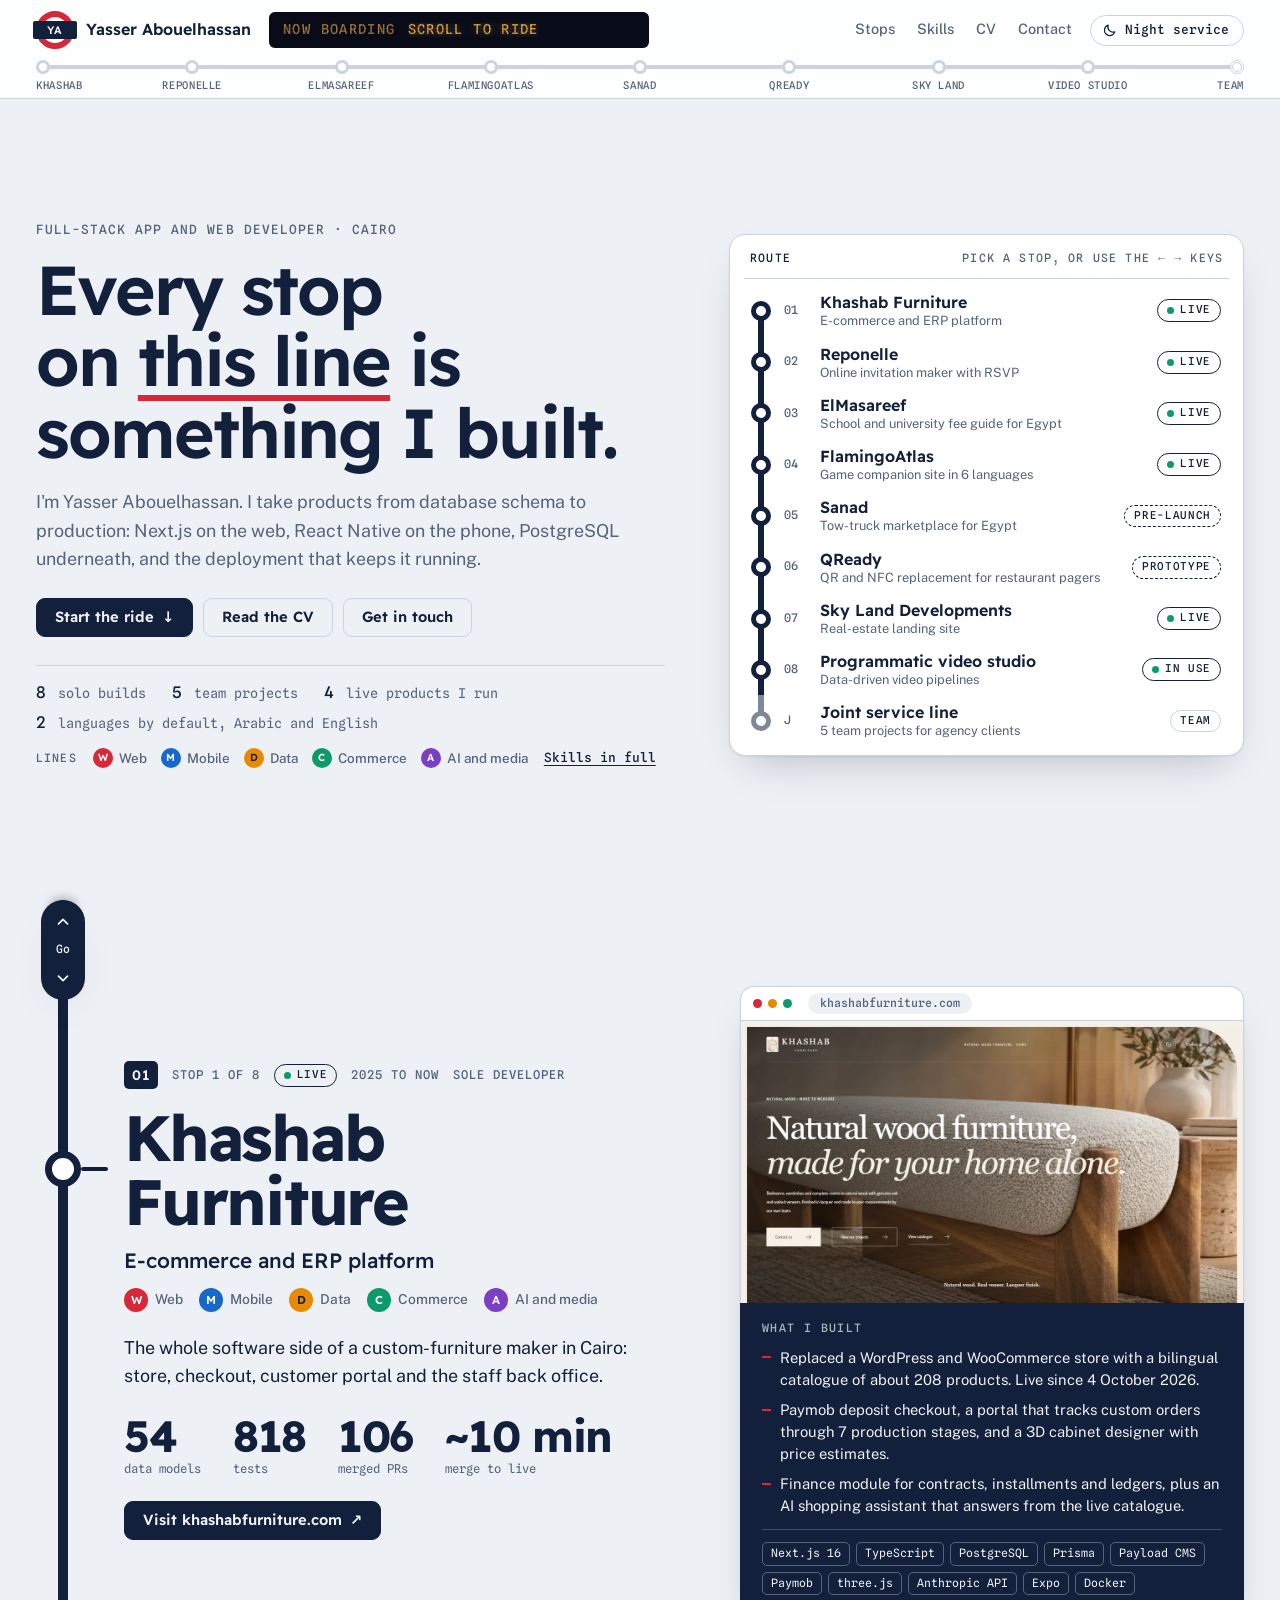
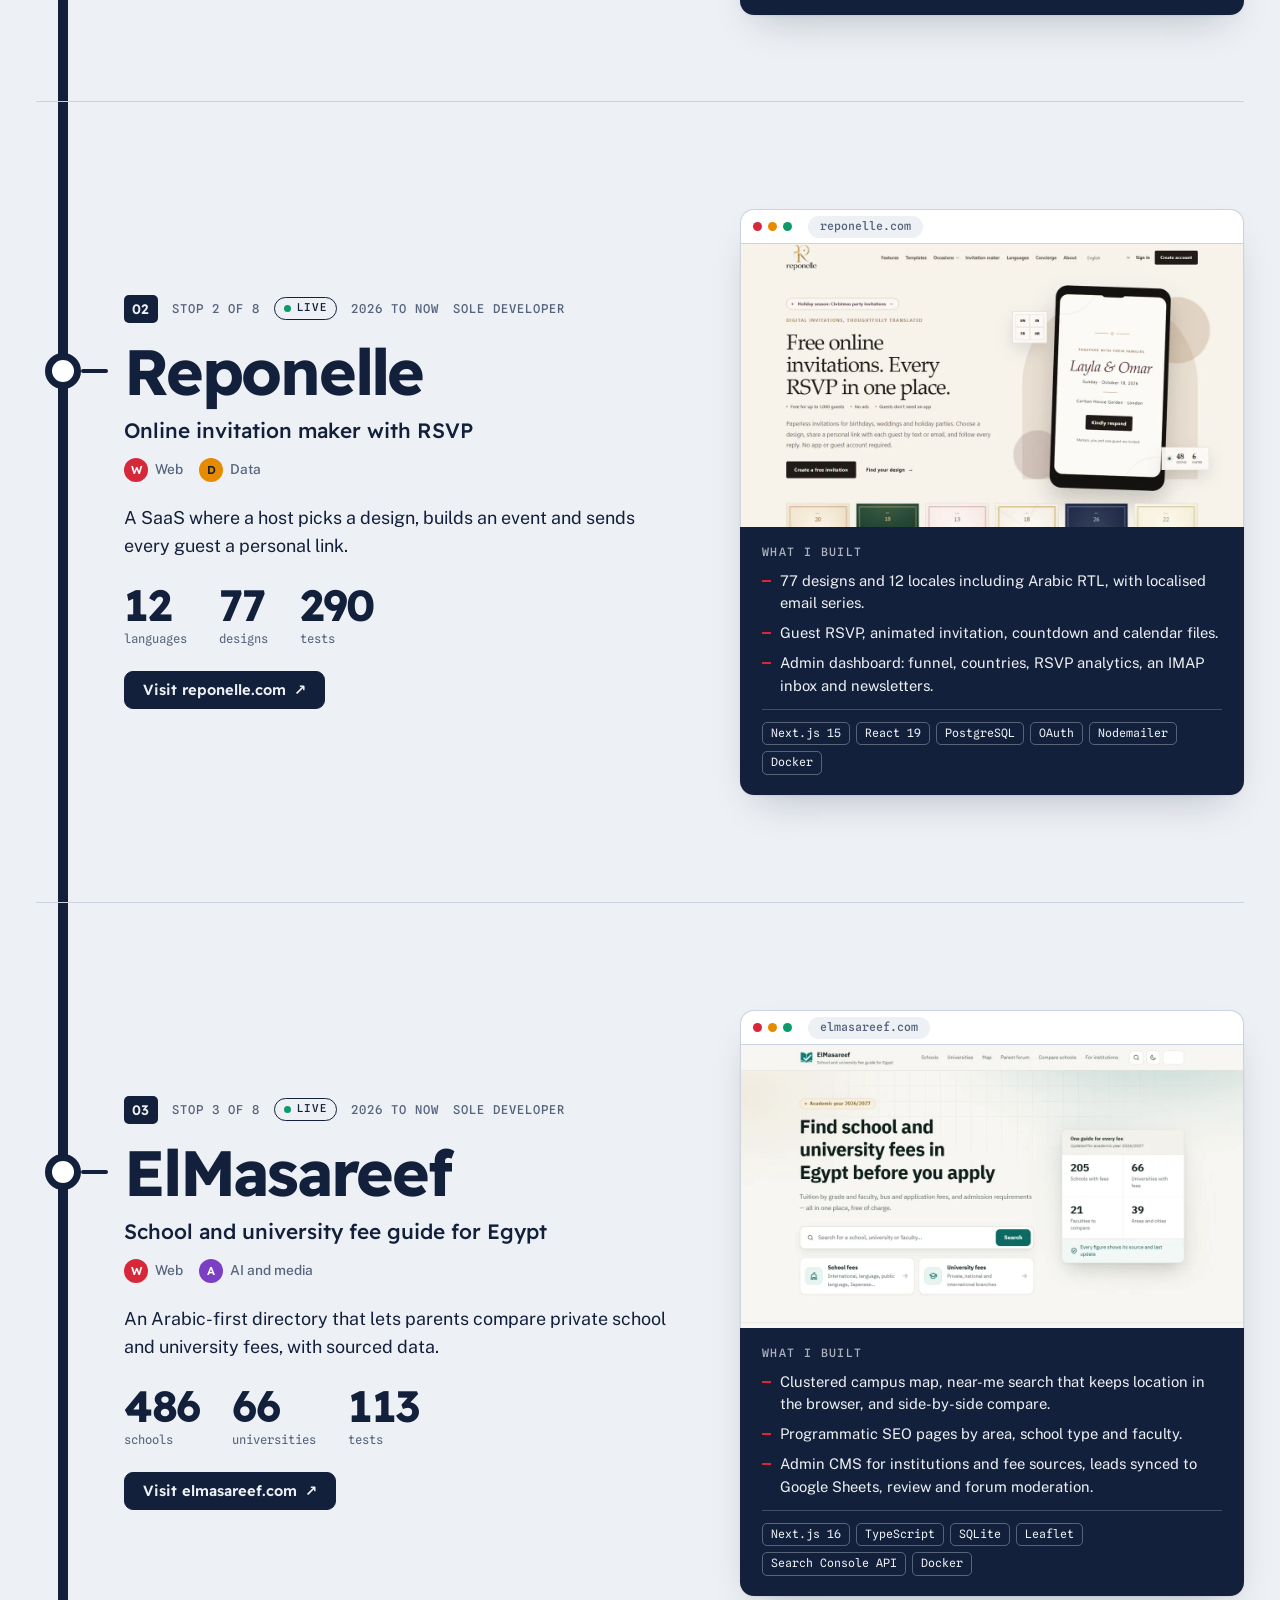
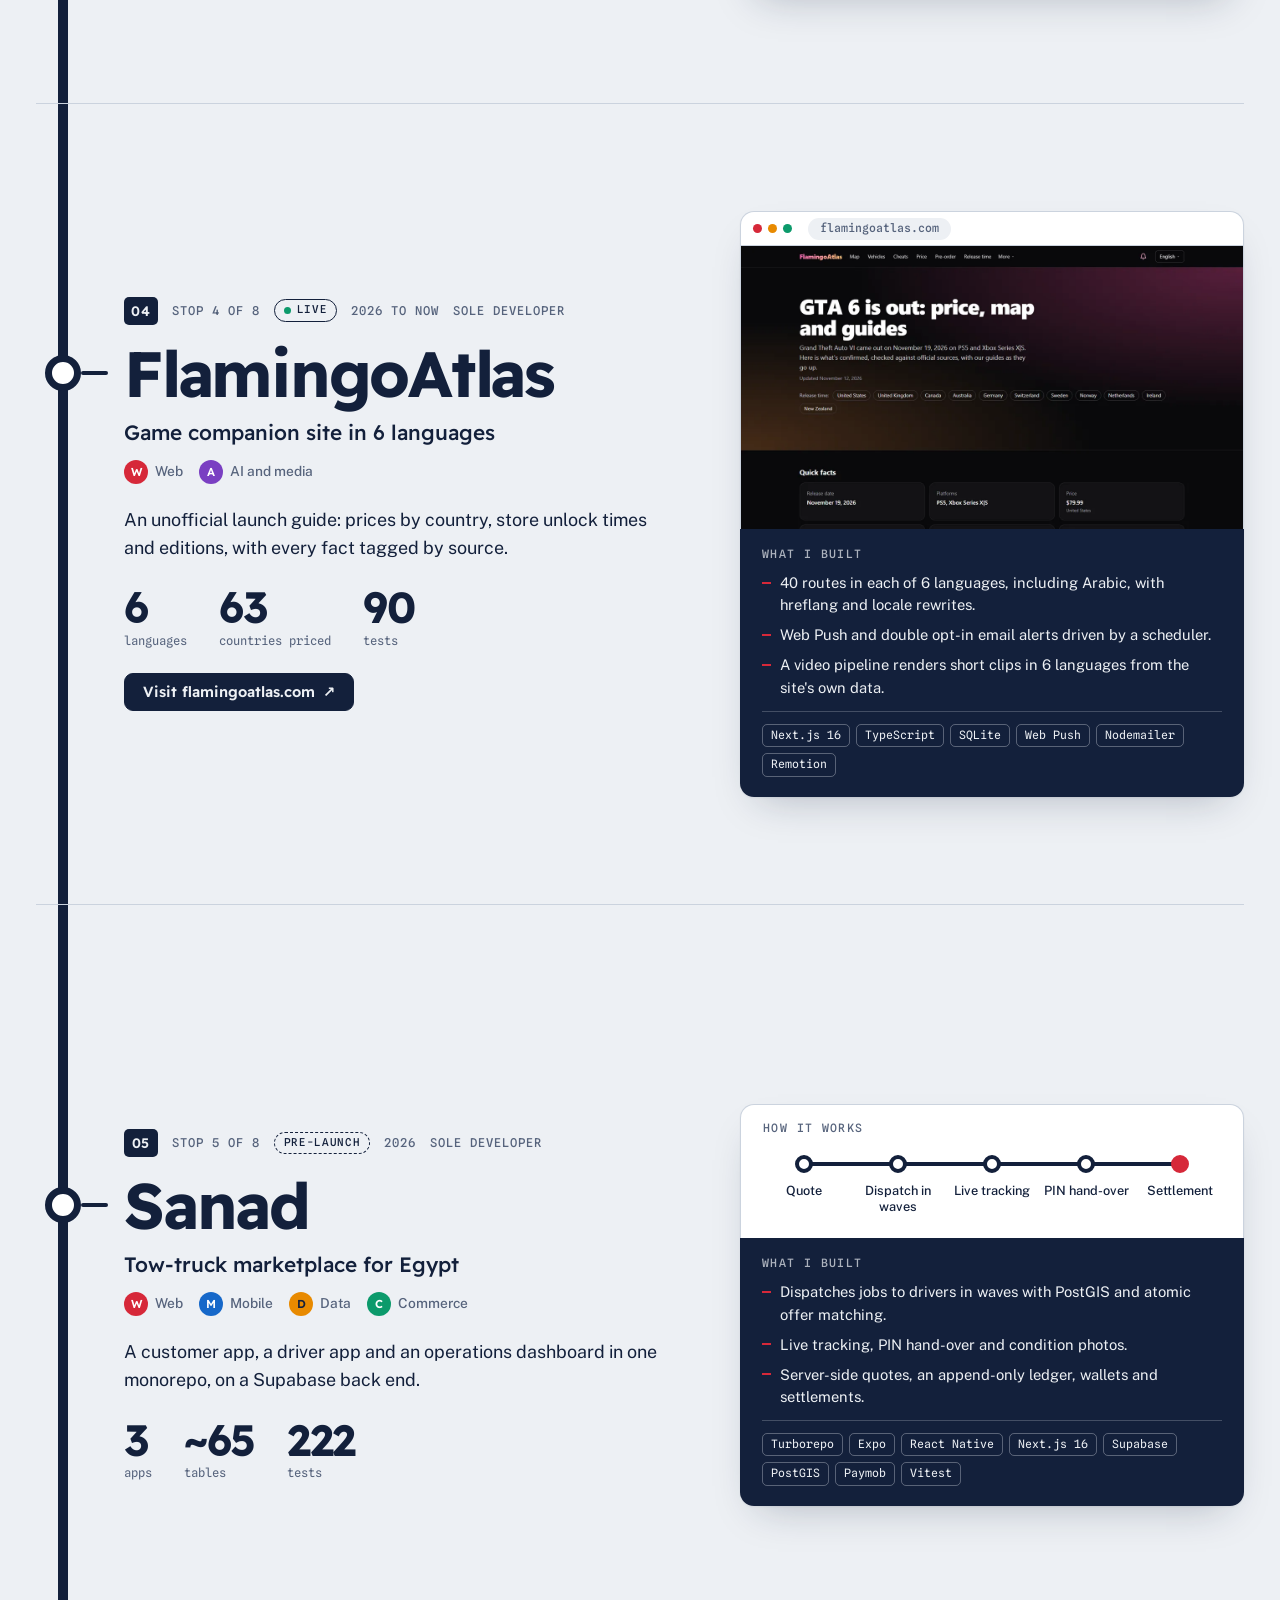
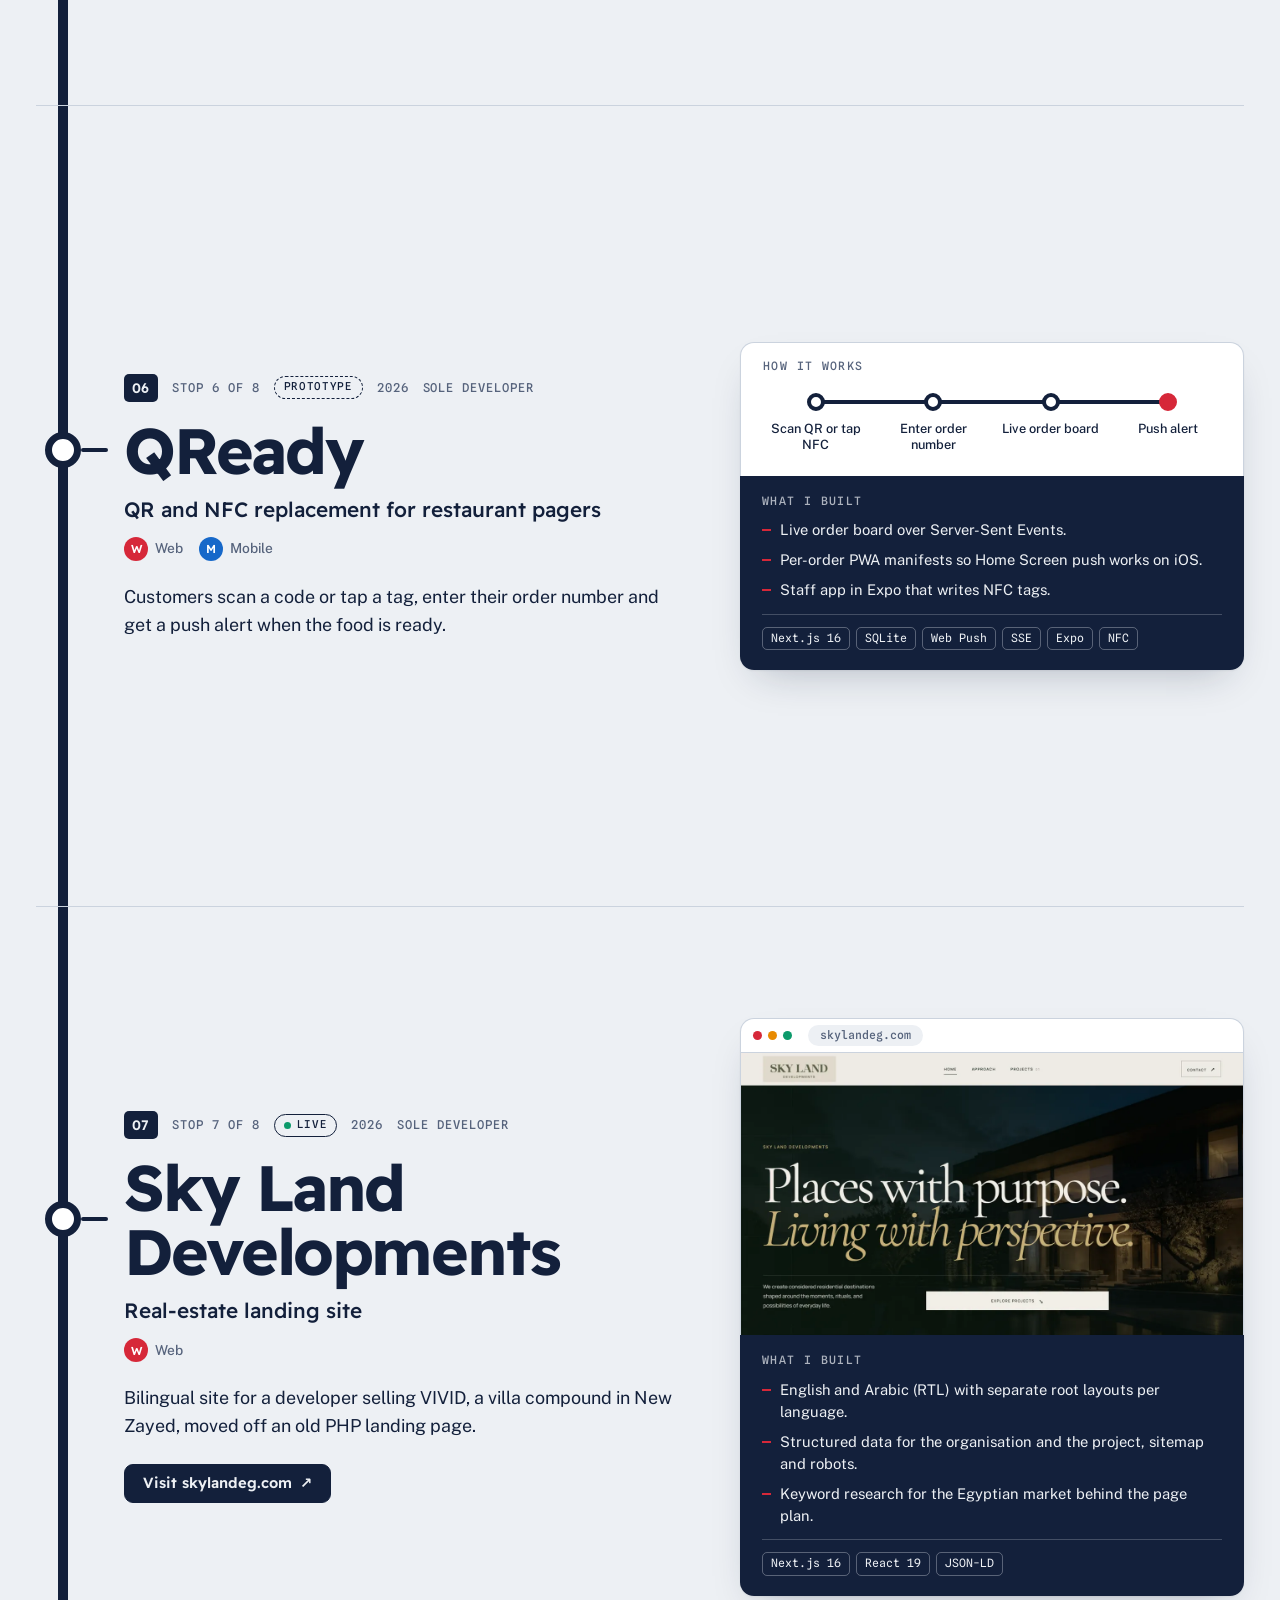
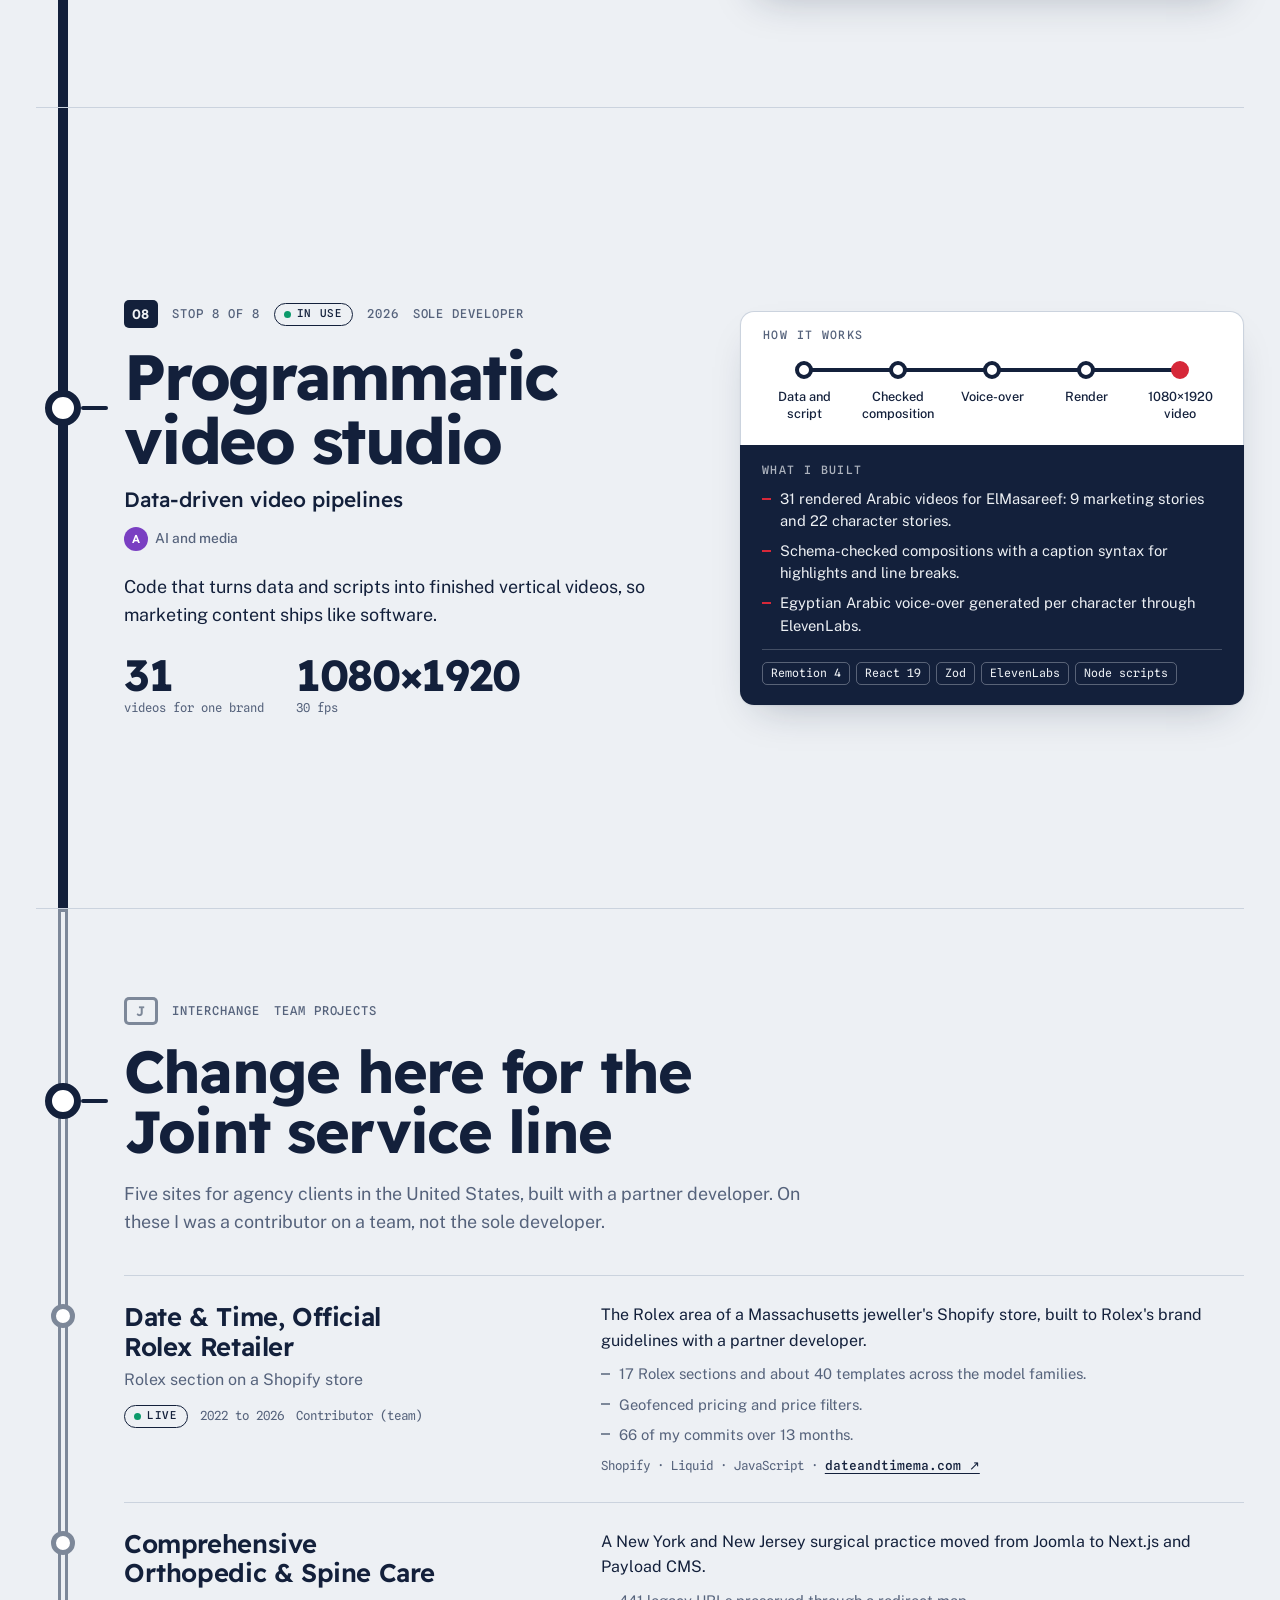
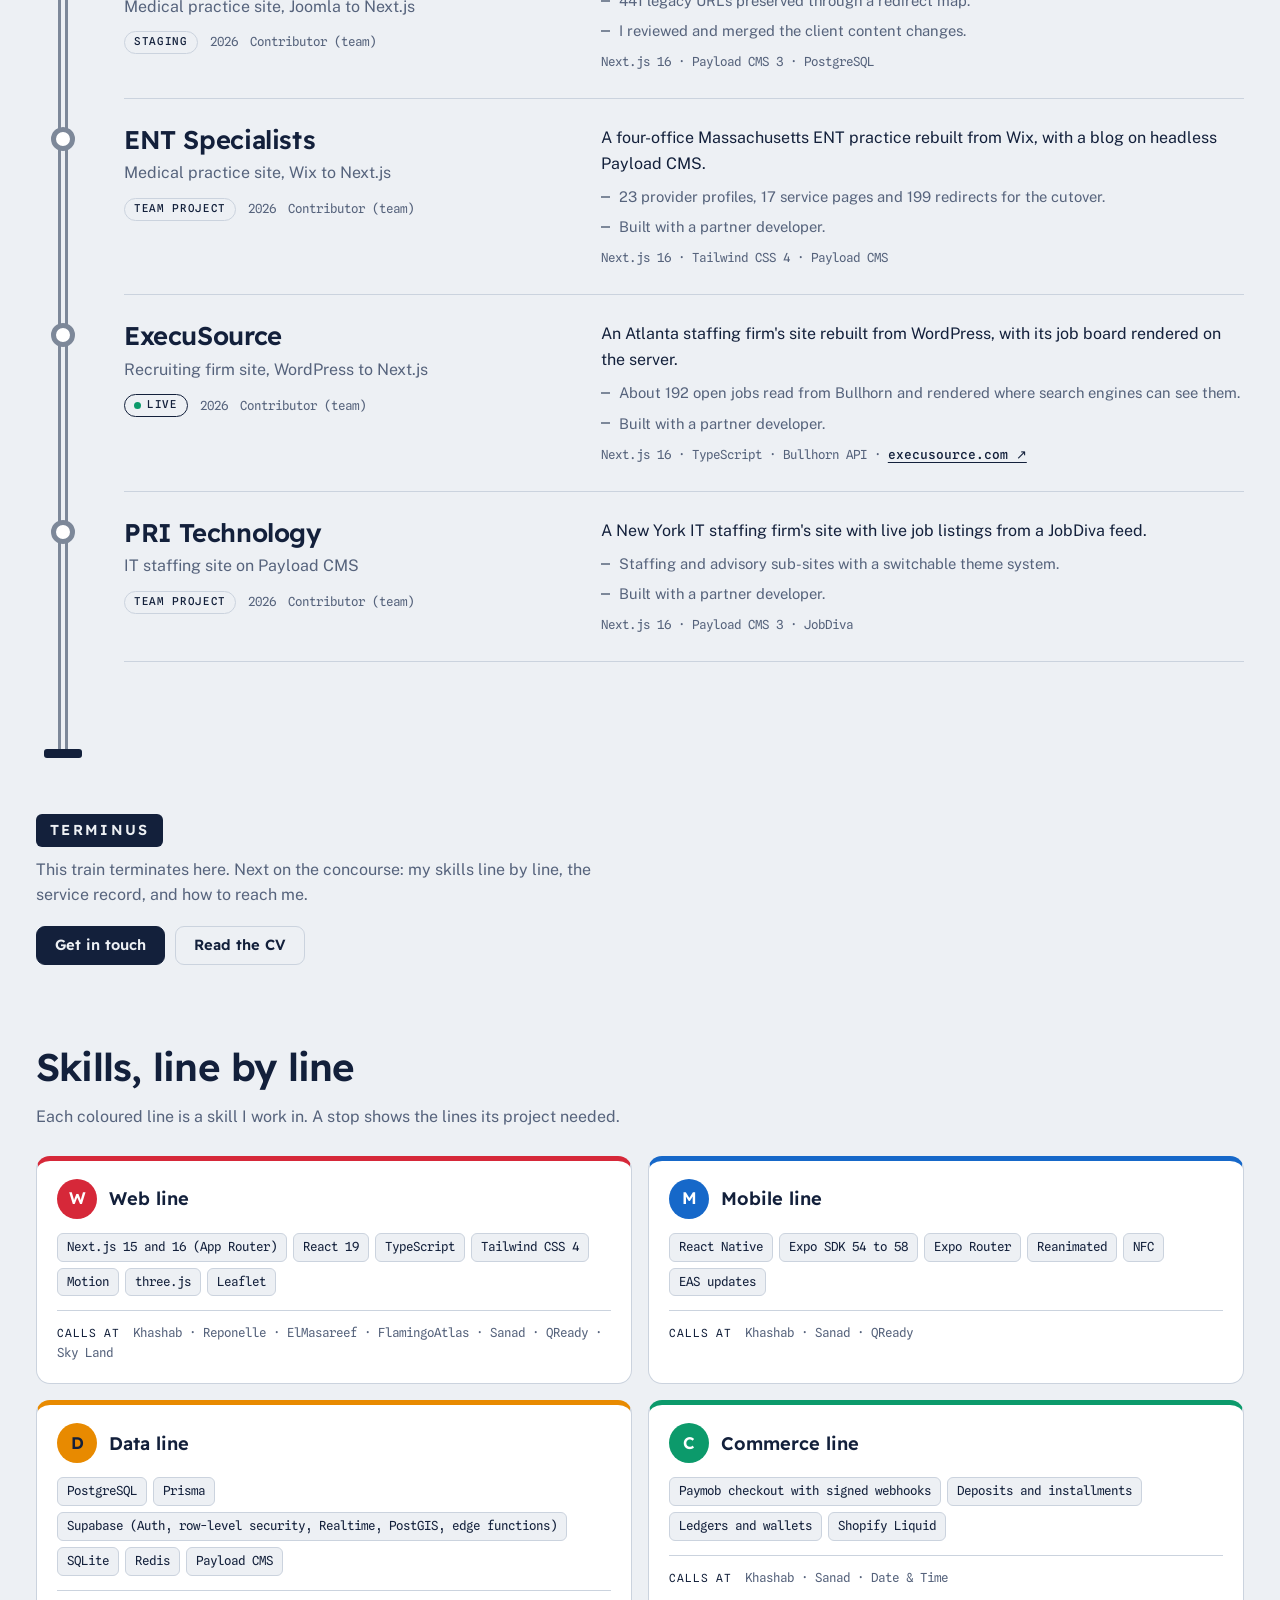
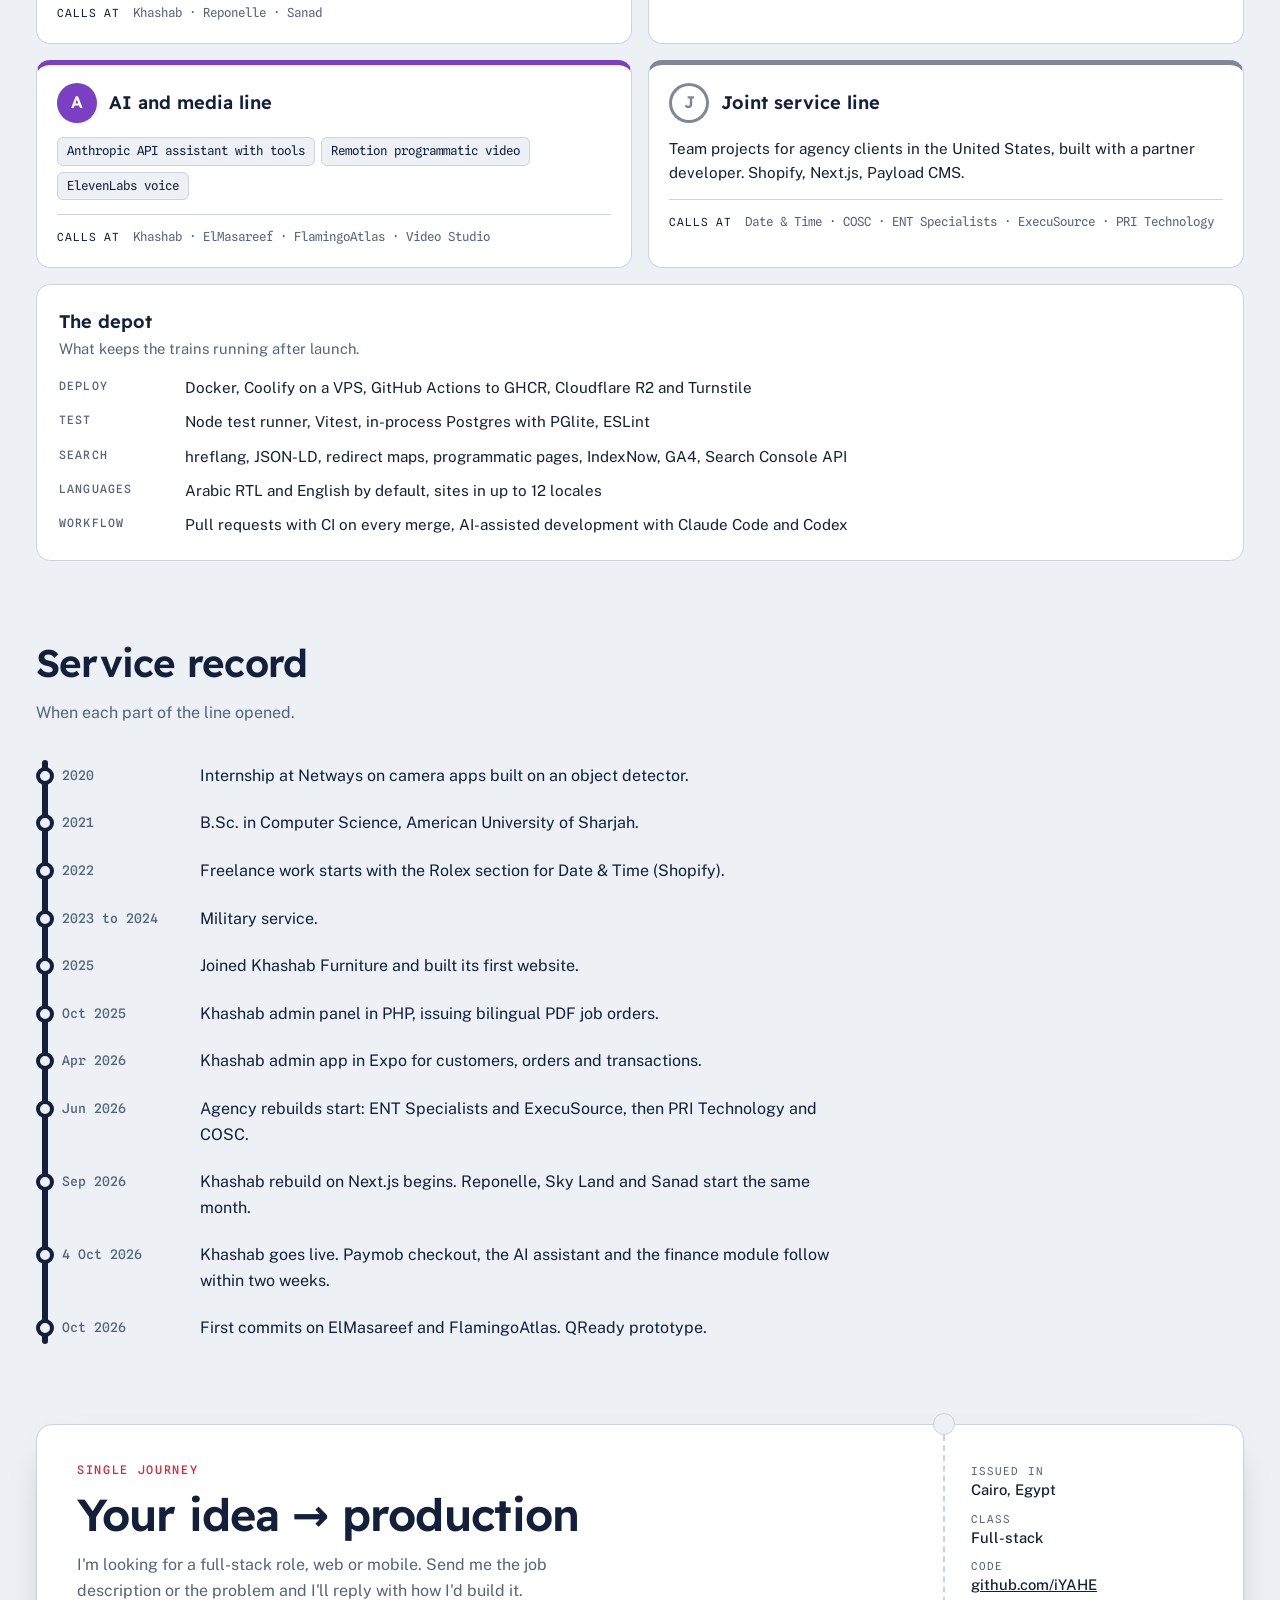
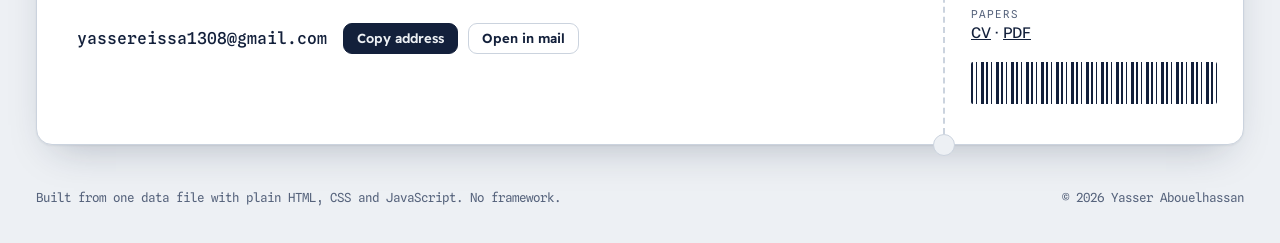
<file: index.html>
<!doctype html>
<html lang="en">
<head>
<meta charset="utf-8">
<meta name="viewport" content="width=device-width, initial-scale=1">
<title>Yasser Abouelhassan · Full-stack developer</title>
<meta name="description" content="Yasser Abouelhassan is a full-stack app and web developer in Cairo. Ride the line: each stop is a product he built with Next.js, React Native, PostgreSQL and Supabase.">
<link rel="canonical" href="https://iyahe.github.io/">
<meta property="og:url" content="https://iyahe.github.io/">
<meta property="og:type" content="website">
<meta property="og:title" content="Yasser Abouelhassan · Full-stack developer">
<meta property="og:description" content="Every stop on this line is something I built.">
<meta property="og:image" content="https://iyahe.github.io/og.png">
<meta property="og:image:width" content="1200">
<meta property="og:image:height" content="630">
<meta name="twitter:card" content="summary_large_image">
<meta name="theme-color" content="#13203B">
<link rel="icon" href="data:image/svg+xml,%3Csvg xmlns='http://www.w3.org/2000/svg' viewBox='0 0 32 32'%3E%3Ccircle cx='16' cy='16' r='11' fill='none' stroke='%23D62839' stroke-width='6'/%3E%3Crect x='1' y='12' width='30' height='8' rx='2' fill='%2313203B'/%3E%3C/svg%3E">
<link rel="preconnect" href="https://fonts.googleapis.com">
<link rel="preconnect" href="https://fonts.gstatic.com" crossorigin>
<link rel="stylesheet" href="https://fonts.googleapis.com/css2?family=Public+Sans:wght@400;500;600&family=Readex+Pro:wght@400;500;600;700&family=Spline+Sans+Mono:wght@400;500&display=swap">
<link rel="stylesheet" href="styles.css?v=4">
<script>document.documentElement.classList.add('js');try{var t=localStorage.getItem('theme');if(t)document.documentElement.dataset.theme=t}catch(e){}</script>
</head>
<body id="top">
<a class="skip" href="#main">Skip to content</a>

<!-- The carriage: nameplate, the next-stop display, and the strip map above the doors. -->
<header class="car" id="car">
  <div class="wrap car-in">
    <a class="plate" href="#top" aria-label="Yasser Abouelhassan, back to the start">
      <span class="roundel" aria-hidden="true"><span>YA</span></span>
      <span class="plate-name">Yasser Abouelhassan</span>
    </a>
    <p class="led" aria-hidden="true"><span class="led-k" id="led-k" data-short="Boarding">Now boarding</span><span class="led-v" id="led-v">Scroll to ride</span></p>
    <nav class="nav" aria-label="Sections">
      <a href="#route">Stops</a>
      <a href="#skills">Skills</a>
      <a href="cv.html">CV</a>
      <a href="#ticket">Contact</a>
    </nav>
    <button class="theme" id="theme" type="button">
      <svg class="ico ico-moon" viewBox="0 0 24 24" aria-hidden="true" focusable="false"><path d="M20.5 14.2A8.5 8.5 0 0 1 9.8 3.5a8.5 8.5 0 1 0 10.7 10.7z"/></svg>
      <svg class="ico ico-sun" viewBox="0 0 24 24" aria-hidden="true" focusable="false"><circle cx="12" cy="12" r="4.2"/><path d="M12 2.5v2.4M12 19.1v2.4M2.5 12h2.4M19.1 12h2.4M5.3 5.3 7 7M17 17l1.7 1.7M18.7 5.3 17 7M7 17l-1.7 1.7"/></svg>
      <span class="theme-t" id="theme-t">Night service</span>
    </button>
  </div>
  <div class="wrap"><ol class="strip" id="strip" aria-label="Jump to a stop"></ol></div>
</header>

<main id="main">

<section class="hall wrap" id="hall" aria-labelledby="hall-h">
  <div class="hall-copy">
    <p class="eyebrow">Full-stack app and web developer · Cairo</p>
    <h1 id="hall-h">Every stop on <span class="hl">this line</span> is something I&nbsp;built.</h1>
    <p class="lede">I'm Yasser Abouelhassan. I take products from database schema to production: Next.js on the web, React Native on the phone, PostgreSQL underneath, and the deployment that keeps it running.</p>
    <div class="cta">
      <a class="btn" href="#stop-khashab">Start the ride <span aria-hidden="true">↓</span></a>
      <a class="btn ghost" href="cv.html">Read the CV</a>
      <a class="btn ghost" href="#ticket">Get in touch</a>
    </div>
    <ul class="facts" aria-label="At a glance">
      <li><b>8</b> solo builds</li>
      <li><b>5</b> team projects</li>
      <li><b>4</b> live products I run</li>
      <li><b>2</b> languages by default, Arabic and English</li>
    </ul>
    <div class="legend">
      <span class="legend-k">Lines</span>
      <ul id="legend" aria-label="Skills, by line colour"></ul>
      <a class="link" href="#skills">Skills in full</a>
    </div>
  </div>
  <div class="route-card" id="route">
    <p class="route-head"><span>Route</span><span>Pick a stop<span class="keys">, or use the ← → keys</span></span></p>
    <ol class="route" id="route-list"></ol>
  </div>
</section>

<div class="wrap ride">
  <div class="ride-in">
    <div class="rail" aria-hidden="true">
      <div class="train" id="train">
        <svg viewBox="0 0 30 64" width="30" height="64" focusable="false">
          <rect class="t-body" x="2" y="1" width="26" height="62" rx="9"/>
          <rect class="t-glass" x="6.5" y="6" width="17" height="8" rx="3"/>
          <rect class="t-roof" x="7" y="19" width="16" height="24" rx="3"/>
          <rect class="t-glass" x="6.5" y="47" width="17" height="10" rx="4"/>
          <circle class="t-lamp" cx="8" cy="60" r="1.6"/>
          <circle class="t-lamp" cx="22" cy="60" r="1.6"/>
        </svg>
      </div>
    </div>

    <!-- Step controls: they ride on the track, at the bottom of the screen. -->
    <div class="rail-dock">
      <nav class="dock" id="dock" aria-label="Step through the stops">
        <button type="button" id="dock-prev" aria-label="Previous stop" title="Previous stop (left arrow key)">
          <svg viewBox="0 0 24 24" aria-hidden="true" focusable="false"><path d="M6 14.5 12 8.5l6 6"/></svg>
        </button>
        <span class="dock-n" id="dock-n" aria-hidden="true">01</span>
        <button type="button" id="dock-next" aria-label="Next stop" title="Next stop (right arrow key)">
          <svg viewBox="0 0 24 24" aria-hidden="true" focusable="false"><path d="M6 9.5l6 6 6-6"/></svg>
        </button>
      </nav>
    </div>

    <div id="stops"></div>

    <section class="joint" id="joint" aria-labelledby="joint-h">
      <div class="joint-head">
        <p class="stop-eyebrow rv"><span class="plat plat-j">J</span><span>Interchange</span><span>Team projects</span></p>
        <div class="sign rv">
          <span class="mk" aria-hidden="true"></span>
          <h2 id="joint-h">Change here for the Joint service line</h2>
        </div>
        <p class="stop-sum rv">Five sites for agency clients in the United States, built with a partner developer. On these I was a contributor on a team, not the sole developer.</p>
      </div>
      <ol class="jstops" id="jstops"></ol>
    </section>
  </div>
</div>

<div class="wrap terminus">
  <p class="term-sign">Terminus</p>
  <p class="term-copy">This train terminates here. Next on the concourse: my skills line by line, the service record, and how to reach me.</p>
  <div class="cta">
    <a class="btn" href="#ticket">Get in touch</a>
    <a class="btn ghost" href="cv.html">Read the CV</a>
  </div>
</div>

<section class="wrap block" id="skills" aria-labelledby="skills-h">
  <header class="block-head">
    <h2 id="skills-h">Skills, line by line</h2>
    <p>Each coloured line is a skill I work in. A stop shows the lines its project needed.</p>
  </header>
  <div class="lines" id="line-rows"></div>
  <div class="depot">
    <h3>The depot</h3>
    <p class="depot-note">What keeps the trains running after launch.</p>
    <dl id="depot-rows"></dl>
  </div>
</section>

<section class="wrap block" id="record" aria-labelledby="record-h">
  <header class="block-head">
    <h2 id="record-h">Service record</h2>
    <p>When each part of the line opened.</p>
  </header>
  <ol class="record" id="record-rows"></ol>
</section>

<section class="wrap block" id="ticket" aria-labelledby="ticket-h">
  <div class="ticket">
    <div class="ticket-main">
      <p class="ticket-kicker">Single journey</p>
      <h2 id="ticket-h">Your idea <span aria-hidden="true">→</span> production</h2>
      <p class="ticket-copy">I'm looking for a full-stack role, web or mobile. Send me the job description or the problem and I'll reply with how I'd build it.</p>
      <div class="mail">
        <span class="mail-addr" id="mail-addr">yassereissa1308@gmail.com</span>
        <button class="btn small" id="copy" type="button">Copy address</button>
        <a class="btn small ghost" href="mailto:yassereissa1308@gmail.com">Open in mail</a>
      </div>
    </div>
    <div class="ticket-stub">
      <dl>
        <div><dt>Issued in</dt><dd>Cairo, Egypt</dd></div>
        <div><dt>Class</dt><dd>Full-stack</dd></div>
        <div><dt>Code</dt><dd><a href="https://github.com/iYAHE" target="_blank" rel="noopener">github.com/iYAHE</a></dd></div>
        <div><dt>Papers</dt><dd><a href="cv.html">CV</a> · <a href="Yasser-Abouelhassan-CV.pdf" download>PDF</a></dd></div>
      </dl>
      <div class="barcode" aria-hidden="true"></div>
    </div>
  </div>
</section>

</main>

<footer class="foot wrap">
  <p>Built from one data file with plain HTML, CSS and JavaScript. No framework.</p>
  <p>© 2026 Yasser Abouelhassan</p>
</footer>

<noscript><p class="wrap noscript">The ride needs JavaScript. The full project list is in the <a href="cv.html">CV</a>.</p></noscript>
<script src="data.js?v=4"></script>
<script src="app.js?v=4"></script>
</body>
</html>
</file>
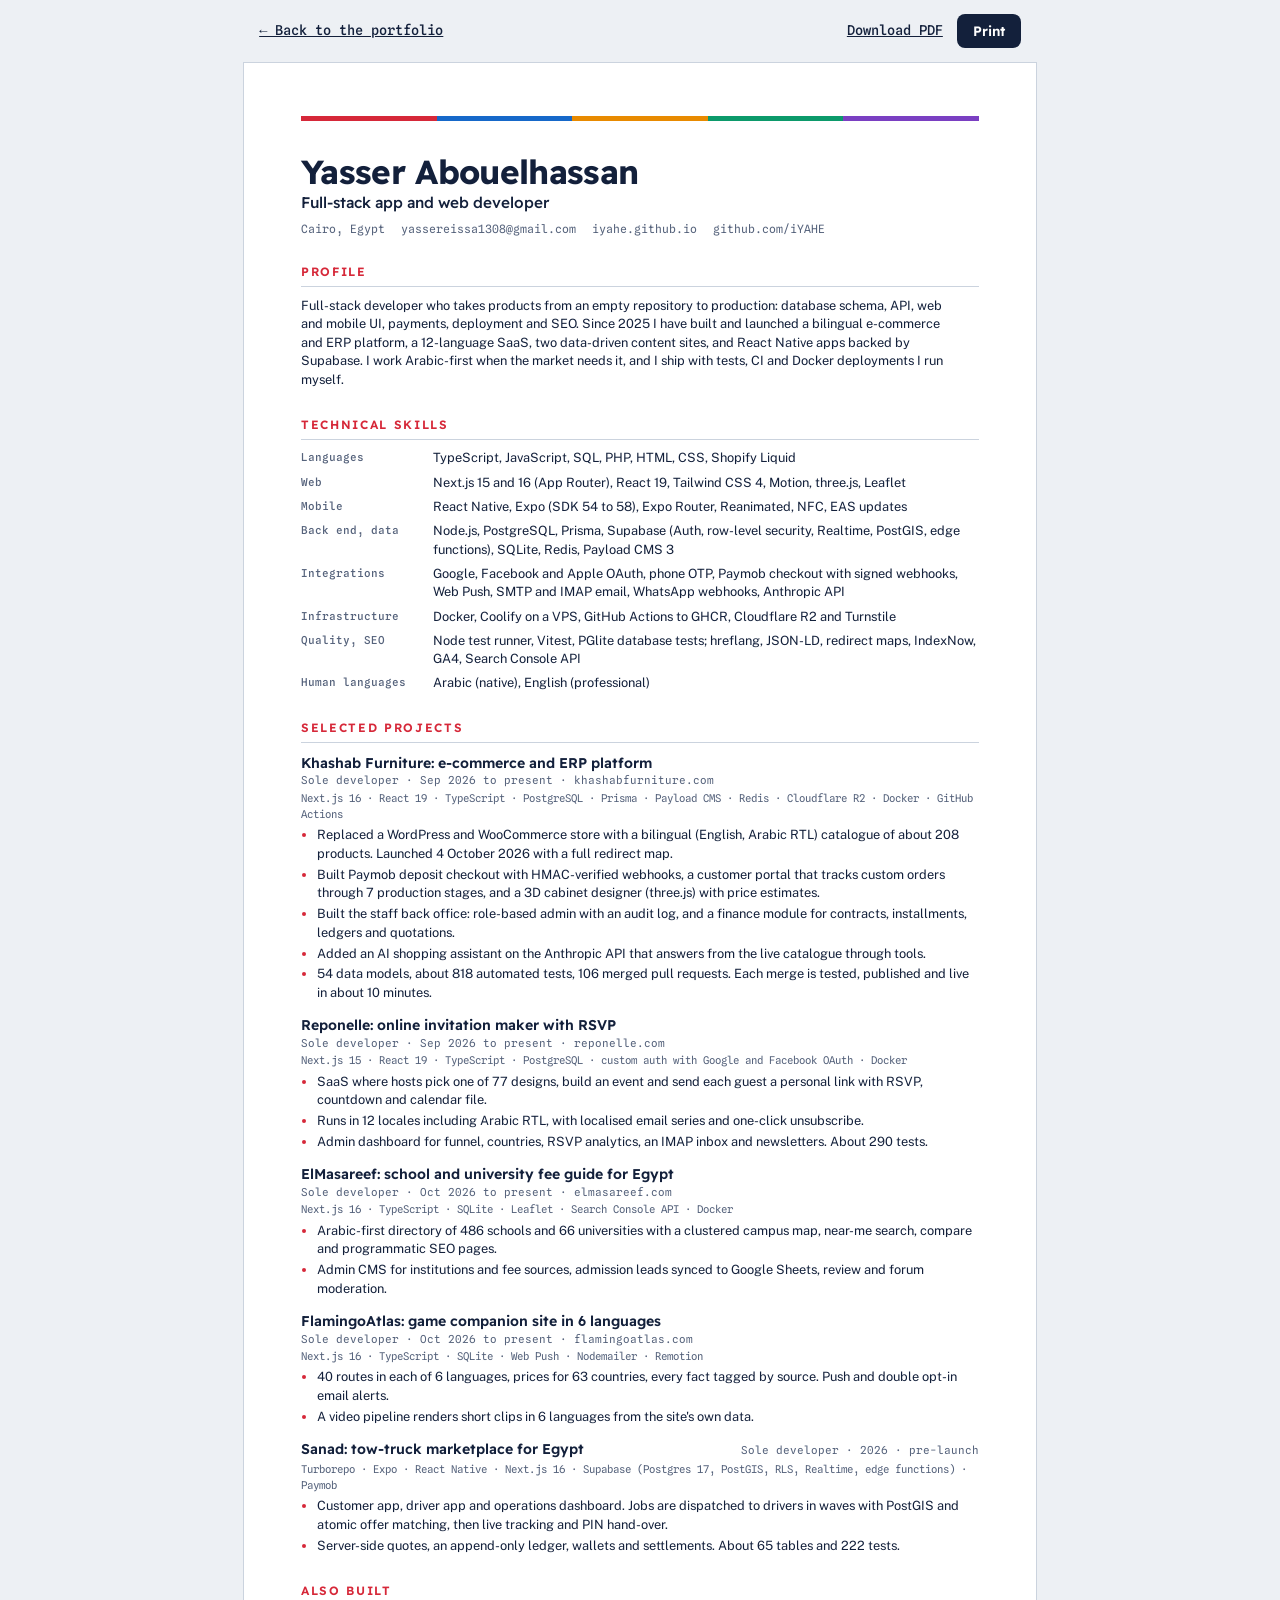
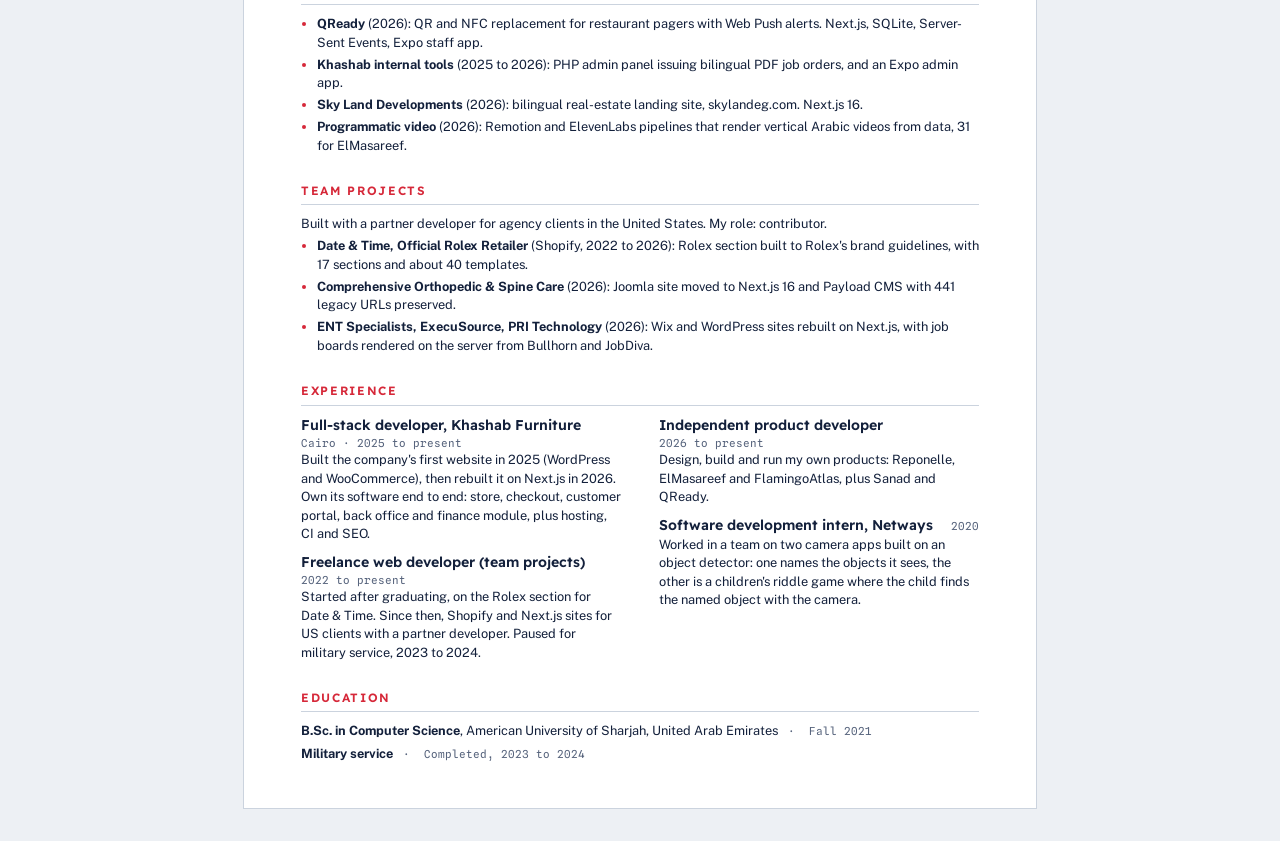
<file: cv.html>
<!doctype html>
<html lang="en">
<head>
<meta charset="utf-8">
<meta name="viewport" content="width=device-width, initial-scale=1">
<title>Yasser Abouelhassan · CV</title>
<meta name="description" content="CV of Yasser Abouelhassan, full-stack app and web developer in Cairo.">
<link rel="preconnect" href="https://fonts.googleapis.com">
<link rel="preconnect" href="https://fonts.gstatic.com" crossorigin>
<link rel="stylesheet" href="https://fonts.googleapis.com/css2?family=Public+Sans:wght@400;500;600&family=Readex+Pro:wght@500;600;700&family=Spline+Sans+Mono:wght@400;500&display=swap">
<style>
  :root {
    --ink: #13203B; --muted: #56637C; --rule: #CBD3DE; --paper: #EDF0F4; --sheet: #FFFFFF;
    --w: #D62839; --m: #1668C9; --d: #E88A00; --c: #0C9A6B; --a: #7A3FC2;
    --display: 'Readex Pro', 'Segoe UI', system-ui, sans-serif;
    --body: 'Public Sans', 'Segoe UI', system-ui, sans-serif;
    --mono: 'Spline Sans Mono', ui-monospace, Consolas, monospace;
  }
  * { box-sizing: border-box; }
  body { margin: 0; background: var(--paper); color: var(--ink); font: 400 9.6pt/1.45 var(--body); -webkit-print-color-adjust: exact; print-color-adjust: exact; }
  .bar { max-width: 210mm; margin: 0 auto; padding: 14px 16px; display: flex; gap: 10px; justify-content: space-between; align-items: center; font: 500 0.85rem/1 var(--mono); }
  .bar a { color: var(--ink); }
  .bar button { font: 600 0.85rem/1 var(--display); background: var(--ink); color: #fff; border: 0; border-radius: 8px; padding: 10px 16px; cursor: pointer; }
  .page { background: var(--sheet); max-width: 210mm; margin: 0 auto 32px; padding: 14mm 15mm 12mm; border: 1px solid var(--rule); }
  .strip { display: grid; grid-template-columns: repeat(5, 1fr); height: 5px; margin-bottom: 9mm; }
  .strip i:nth-child(1) { background: var(--w); } .strip i:nth-child(2) { background: var(--m); }
  .strip i:nth-child(3) { background: var(--d); } .strip i:nth-child(4) { background: var(--c); } .strip i:nth-child(5) { background: var(--a); }
  h1, h2, h3 { font-family: var(--display); margin: 0; }
  h1 { font-size: 25pt; font-weight: 700; letter-spacing: -0.02em; line-height: 1; }
  .title { font: 500 11.5pt/1.3 var(--display); margin-top: 5px; }
  .contact { display: flex; flex-wrap: wrap; gap: 3px 16px; margin-top: 8px; font: 400 8.6pt/1.4 var(--mono); color: var(--muted); }
  .contact a { color: inherit; text-decoration: none; }
  h2 { font-size: 9pt; font-weight: 600; letter-spacing: 0.14em; text-transform: uppercase; color: var(--w); margin: 7mm 0 2.6mm; padding-bottom: 1.4mm; border-bottom: 1px solid var(--rule); }
  p { margin: 0; }
  .profile { max-width: 172mm; }
  .skills { display: grid; grid-template-columns: 31mm 1fr; gap: 1.5mm 4mm; margin: 0; }
  .skills dt { font: 500 8.2pt/1.6 var(--mono); color: var(--muted); }
  .skills dd { margin: 0; }
  .proj { margin-top: 3.4mm; break-inside: avoid; }
  .proj:first-of-type { margin-top: 0; }
  .proj-head { display: flex; flex-wrap: wrap; justify-content: space-between; gap: 0 12px; align-items: baseline; }
  h3 { font-size: 10.6pt; font-weight: 600; }
  h3 a { color: inherit; text-decoration: none; }
  .when { font: 400 8.2pt/1.4 var(--mono); color: var(--muted); }
  .stack { font: 400 8pt/1.5 var(--mono); color: var(--muted); margin-top: 0.5mm; }
  ul { margin: 1mm 0 0; padding-left: 4.2mm; }
  li { margin-top: 0.6mm; }
  li::marker { color: var(--w); }
  .small li { margin-top: 0.9mm; }
  .role { margin-top: 2.6mm; break-inside: avoid; }
  .role:first-of-type { margin-top: 0; }
  .two { display: grid; grid-template-columns: 1fr 1fr; gap: 0 10mm; }
  @page { size: A4; margin: 10mm 14mm; }
  @media print {
    body { background: #fff; font-size: 9.1pt; line-height: 1.4; }
    h2 { margin: 5mm 0 2.2mm; }
    .proj { margin-top: 2.6mm; }
    .bar { display: none; }
    .page { border: 0; margin: 0; max-width: none; padding: 0; }
    .strip { margin-bottom: 7mm; }
    h2 { break-after: avoid; }
  }
  @media (max-width: 640px) {
    .page { padding: 22px 16px; }
    .skills, .two { grid-template-columns: 1fr; }
  }
</style>
</head>
<body>
<div class="bar">
  <a href="index.html">← Back to the portfolio</a>
  <span style="display:flex;gap:14px;align-items:center">
    <a href="Yasser-Abouelhassan-CV.pdf" download>Download PDF</a>
    <button type="button" onclick="window.print()">Print</button>
  </span>
</div>

<main class="page">
  <div class="strip" aria-hidden="true"><i></i><i></i><i></i><i></i><i></i></div>

  <header>
    <h1>Yasser Abouelhassan</h1>
    <p class="title">Full-stack app and web developer</p>
    <p class="contact">
      <span>Cairo, Egypt</span>
      <a href="mailto:yassereissa1308@gmail.com">yassereissa1308@gmail.com</a>
      <a href="https://iyahe.github.io">iyahe.github.io</a>
      <a href="https://github.com/iYAHE">github.com/iYAHE</a>
      <!-- Add your phone number here:
      <span>+20 ...</span> -->
    </p>
  </header>

  <h2>Profile</h2>
  <p class="profile">Full-stack developer who takes products from an empty repository to production: database schema, API, web and mobile UI, payments, deployment and SEO. Since 2025 I have built and launched a bilingual e-commerce and ERP platform, a 12-language SaaS, two data-driven content sites, and React Native apps backed by Supabase. I work Arabic-first when the market needs it, and I ship with tests, CI and Docker deployments I run myself.</p>

  <h2>Technical skills</h2>
  <dl class="skills">
    <dt>Languages</dt><dd>TypeScript, JavaScript, SQL, PHP, HTML, CSS, Shopify Liquid</dd>
    <dt>Web</dt><dd>Next.js 15 and 16 (App Router), React 19, Tailwind CSS 4, Motion, three.js, Leaflet</dd>
    <dt>Mobile</dt><dd>React Native, Expo (SDK 54 to 58), Expo Router, Reanimated, NFC, EAS updates</dd>
    <dt>Back end, data</dt><dd>Node.js, PostgreSQL, Prisma, Supabase (Auth, row-level security, Realtime, PostGIS, edge functions), SQLite, Redis, Payload CMS 3</dd>
    <dt>Integrations</dt><dd>Google, Facebook and Apple OAuth, phone OTP, Paymob checkout with signed webhooks, Web Push, SMTP and IMAP email, WhatsApp webhooks, Anthropic API</dd>
    <dt>Infrastructure</dt><dd>Docker, Coolify on a VPS, GitHub Actions to GHCR, Cloudflare R2 and Turnstile</dd>
    <dt>Quality, SEO</dt><dd>Node test runner, Vitest, PGlite database tests; hreflang, JSON-LD, redirect maps, IndexNow, GA4, Search Console API</dd>
    <dt>Human languages</dt><dd>Arabic (native), English (professional)</dd>
  </dl>

  <h2>Selected projects</h2>

  <section class="proj">
    <div class="proj-head"><h3><a href="https://khashabfurniture.com">Khashab Furniture: e-commerce and ERP platform</a></h3><span class="when">Sole developer · Sep 2026 to present · khashabfurniture.com</span></div>
    <p class="stack">Next.js 16 · React 19 · TypeScript · PostgreSQL · Prisma · Payload CMS · Redis · Cloudflare R2 · Docker · GitHub Actions</p>
    <ul>
      <li>Replaced a WordPress and WooCommerce store with a bilingual (English, Arabic RTL) catalogue of about 208 products. Launched 4 October 2026 with a full redirect map.</li>
      <li>Built Paymob deposit checkout with HMAC-verified webhooks, a customer portal that tracks custom orders through 7 production stages, and a 3D cabinet designer (three.js) with price estimates.</li>
      <li>Built the staff back office: role-based admin with an audit log, and a finance module for contracts, installments, ledgers and quotations.</li>
      <li>Added an AI shopping assistant on the Anthropic API that answers from the live catalogue through tools.</li>
      <li>54 data models, about 818 automated tests, 106 merged pull requests. Each merge is tested, published and live in about 10 minutes.</li>
    </ul>
  </section>

  <section class="proj">
    <div class="proj-head"><h3><a href="https://reponelle.com">Reponelle: online invitation maker with RSVP</a></h3><span class="when">Sole developer · Sep 2026 to present · reponelle.com</span></div>
    <p class="stack">Next.js 15 · React 19 · TypeScript · PostgreSQL · custom auth with Google and Facebook OAuth · Docker</p>
    <ul>
      <li>SaaS where hosts pick one of 77 designs, build an event and send each guest a personal link with RSVP, countdown and calendar file.</li>
      <li>Runs in 12 locales including Arabic RTL, with localised email series and one-click unsubscribe.</li>
      <li>Admin dashboard for funnel, countries, RSVP analytics, an IMAP inbox and newsletters. About 290 tests.</li>
    </ul>
  </section>

  <section class="proj">
    <div class="proj-head"><h3><a href="https://elmasareef.com">ElMasareef: school and university fee guide for Egypt</a></h3><span class="when">Sole developer · Oct 2026 to present · elmasareef.com</span></div>
    <p class="stack">Next.js 16 · TypeScript · SQLite · Leaflet · Search Console API · Docker</p>
    <ul>
      <li>Arabic-first directory of 486 schools and 66 universities with a clustered campus map, near-me search, compare and programmatic SEO pages.</li>
      <li>Admin CMS for institutions and fee sources, admission leads synced to Google Sheets, review and forum moderation.</li>
    </ul>
  </section>

  <section class="proj">
    <div class="proj-head"><h3><a href="https://flamingoatlas.com">FlamingoAtlas: game companion site in 6 languages</a></h3><span class="when">Sole developer · Oct 2026 to present · flamingoatlas.com</span></div>
    <p class="stack">Next.js 16 · TypeScript · SQLite · Web Push · Nodemailer · Remotion</p>
    <ul>
      <li>40 routes in each of 6 languages, prices for 63 countries, every fact tagged by source. Push and double opt-in email alerts.</li>
      <li>A video pipeline renders short clips in 6 languages from the site's own data.</li>
    </ul>
  </section>

  <section class="proj">
    <div class="proj-head"><h3>Sanad: tow-truck marketplace for Egypt</h3><span class="when">Sole developer · 2026 · pre-launch</span></div>
    <p class="stack">Turborepo · Expo · React Native · Next.js 16 · Supabase (Postgres 17, PostGIS, RLS, Realtime, edge functions) · Paymob</p>
    <ul>
      <li>Customer app, driver app and operations dashboard. Jobs are dispatched to drivers in waves with PostGIS and atomic offer matching, then live tracking and PIN hand-over.</li>
      <li>Server-side quotes, an append-only ledger, wallets and settlements. About 65 tables and 222 tests.</li>
    </ul>
  </section>

  <h2>Also built</h2>
  <ul class="small">
    <li><b>QReady</b> (2026): QR and NFC replacement for restaurant pagers with Web Push alerts. Next.js, SQLite, Server-Sent Events, Expo staff app.</li>
    <li><b>Khashab internal tools</b> (2025 to 2026): PHP admin panel issuing bilingual PDF job orders, and an Expo admin app.</li>
    <li><b>Sky Land Developments</b> (2026): bilingual real-estate landing site, skylandeg.com. Next.js 16.</li>
    <li><b>Programmatic video</b> (2026): Remotion and ElevenLabs pipelines that render vertical Arabic videos from data, 31 for ElMasareef.</li>
  </ul>

  <h2>Team projects</h2>
  <p>Built with a partner developer for agency clients in the United States. My role: contributor.</p>
  <ul class="small">
    <li><b>Date &amp; Time, Official Rolex Retailer</b> (Shopify, 2022 to 2026): Rolex section built to Rolex's brand guidelines, with 17 sections and about 40 templates.</li>
    <li><b>Comprehensive Orthopedic &amp; Spine Care</b> (2026): Joomla site moved to Next.js 16 and Payload CMS with 441 legacy URLs preserved.</li>
    <li><b>ENT Specialists, ExecuSource, PRI Technology</b> (2026): Wix and WordPress sites rebuilt on Next.js, with job boards rendered on the server from Bullhorn and JobDiva.</li>
  </ul>

  <h2>Experience</h2>
  <div class="two">
    <div class="role">
      <div class="proj-head"><h3>Full-stack developer, Khashab Furniture</h3><span class="when">Cairo · 2025 to present</span></div>
      <p>Built the company's first website in 2025 (WordPress and WooCommerce), then rebuilt it on Next.js in 2026. Own its software end to end: store, checkout, customer portal, back office and finance module, plus hosting, CI and SEO.</p>
      <div class="proj-head" style="margin-top:2.2mm"><h3>Freelance web developer (team projects)</h3><span class="when">2022 to present</span></div>
      <p>Started after graduating, on the Rolex section for Date &amp; Time. Since then, Shopify and Next.js sites for US clients with a partner developer. Paused for military service, 2023 to 2024.</p>
    </div>
    <div class="role" style="margin-top:0">
      <div class="proj-head"><h3>Independent product developer</h3><span class="when">2026 to present</span></div>
      <p>Design, build and run my own products: Reponelle, ElMasareef and FlamingoAtlas, plus Sanad and QReady.</p>
      <div class="proj-head" style="margin-top:2.2mm"><h3>Software development intern, Netways</h3><span class="when">2020</span></div>
      <p>Worked in a team on two camera apps built on an object detector: one names the objects it sees, the other is a children's riddle game where the child finds the named object with the camera.</p>
    </div>
  </div>

  <h2>Education</h2>
  <p><b>B.Sc. in Computer Science</b>, American University of Sharjah, United Arab Emirates <span class="when">&nbsp;·&nbsp; Fall 2021</span></p>
  <p style="margin-top:1mm"><b>Military service</b> <span class="when">&nbsp;·&nbsp; Completed, 2023 to 2024</span></p>
</main>
</body>
</html>
</file>
<file: styles.css>
/* Layout: you ride one line from top to bottom. A carriage bar stays overhead with the
   next-stop display and a labelled strip map; a train runs down the track at the left edge,
   with step controls riding on the same track; each project is one stop that fills the
   screen: words on the left, the live site (or how it works) on the right. Team projects are
   a change onto the Joint service line. The terminus holds skills, the service record and a
   ticket for contact. Line colours carry meaning; everything else is ink on paper. */
:root {
  --paper: #EDF0F4;
  --sheet: #FFFFFF;
  --ink: #13203B;
  --muted: #56637C;
  --rule: #CBD3DE;
  --wash: #D5E3F3;

  --w: #D62839;
  --m: #1668C9;
  --d: #E88A00;
  --c: #0C9A6B;
  --a: #7A3FC2;
  --j: #7D8899;
  --on-line: #FFFFFF;
  --on-d: #13203B;

  --shadow: 0 1px 2px rgba(19, 32, 59, 0.06), 0 18px 40px -18px rgba(19, 32, 59, 0.28);
  --ease: cubic-bezier(0.2, 0.7, 0.2, 1);

  --display: 'Readex Pro', 'Segoe UI', system-ui, sans-serif;
  --body: 'Public Sans', 'Segoe UI', system-ui, sans-serif;
  --mono: 'Spline Sans Mono', ui-monospace, Consolas, monospace;

  --bar: 99px;
  --ride: 38; /* how far down the screen the train rides, in vh */
  color-scheme: light;
}
@media (prefers-color-scheme: dark) {
  :root:not([data-theme="light"]) {
    --paper: #0D1424; --sheet: #151E35; --ink: #E9EEF8; --muted: #9BA7C0; --rule: #2C3757; --wash: #16294B;
    --w: #FF5D6C; --m: #5CA4FF; --d: #FFB23F; --c: #36D39A; --a: #B690FF; --j: #8F9AB0;
    --on-line: #0D1424; --on-d: #0D1424;
    --shadow: 0 1px 2px rgba(0, 0, 0, 0.4), 0 20px 44px -18px rgba(0, 0, 0, 0.8);
    color-scheme: dark;
  }
}
:root[data-theme="dark"] {
  --paper: #0D1424; --sheet: #151E35; --ink: #E9EEF8; --muted: #9BA7C0; --rule: #2C3757; --wash: #16294B;
  --w: #FF5D6C; --m: #5CA4FF; --d: #FFB23F; --c: #36D39A; --a: #B690FF; --j: #8F9AB0;
  --on-line: #0D1424; --on-d: #0D1424;
  --shadow: 0 1px 2px rgba(0, 0, 0, 0.4), 0 20px 44px -18px rgba(0, 0, 0, 0.8);
  color-scheme: dark;
}

*, *::before, *::after { box-sizing: border-box; }
html { scroll-padding-top: calc(var(--bar) + 4px); }
body {
  margin: 0;
  background: var(--paper);
  color: var(--ink);
  font: 400 1rem/1.6 var(--body);
  -webkit-font-smoothing: antialiased;
}
h1, h2, h3 { font-family: var(--display); margin: 0; text-wrap: balance; }
p { margin: 0; }
a { color: inherit; }
ul, ol, dl, dd { margin: 0; padding: 0; }
ul, ol { list-style: none; }
button { font: inherit; color: inherit; cursor: pointer; }
img { max-width: 100%; }
:focus-visible { outline: 3px solid var(--m); outline-offset: 3px; border-radius: 4px; }

.wrap {
  width: 100%;
  max-width: 1240px;
  margin-inline: auto;
  padding-left: max(16px, env(safe-area-inset-left, 0px));
  padding-right: max(16px, env(safe-area-inset-right, 0px));
}
.skip { position: absolute; left: -999px; top: 8px; background: var(--ink); color: var(--paper); padding: 8px 14px; border-radius: 6px; z-index: 50; }
.skip:focus { left: 16px; }

/* ---------- Carriage bar ---------- */
.car {
  position: sticky; top: 0; z-index: 30;
  background: color-mix(in srgb, var(--sheet) 90%, transparent);
  -webkit-backdrop-filter: saturate(1.5) blur(12px); backdrop-filter: saturate(1.5) blur(12px);
  border-bottom: 1px solid var(--rule);
}
.car-in { display: flex; align-items: center; gap: 18px; min-height: 60px; }
.plate { display: flex; align-items: center; gap: 12px; text-decoration: none; flex: none; }
.roundel {
  position: relative; width: 38px; height: 38px; flex: none;
  border: 6px solid var(--w); border-radius: 50%;
  display: grid; place-items: center;
}
.roundel span {
  position: absolute; left: -9px; right: -9px;
  background: var(--ink); color: var(--paper);
  font: 600 0.68rem/1 var(--display); letter-spacing: 0.12em; text-align: center;
  padding: 4px 0 3px; border-radius: 2px;
}
.plate-name { font: 600 1rem/1.2 var(--display); white-space: nowrap; }

/* The next-stop display: amber on black in both themes, like the sign in a carriage. */
.led {
  position: relative; flex: 0 1 380px; min-width: 0; margin-right: auto;
  display: flex; align-items: center; gap: 12px;
  background: #080C17; color: #FFB648;
  border-radius: 6px; padding: 0 14px; height: 36px; overflow: hidden;
  font: 500 0.86rem/1 var(--mono); letter-spacing: 0.1em; text-transform: uppercase; white-space: nowrap;
}
.led::after {
  content: ""; position: absolute; inset: 0; pointer-events: none;
  background-image: radial-gradient(circle, transparent 0.8px, rgba(8, 12, 23, 0.3) 1.2px);
  background-size: 3px 3px;
}
.led-k { opacity: 0.72; flex: none; }
.led-v { overflow: hidden; text-overflow: ellipsis; text-shadow: 0 0 8px rgba(255, 182, 72, 0.55); }

.nav { display: flex; gap: 22px; }
.nav a {
  text-decoration: none; font: 500 0.9rem/1 var(--body); color: var(--muted);
  padding: 8px 0; border-bottom: 2px solid transparent; transition: color 0.15s, border-color 0.15s;
}
.nav a:hover { color: var(--ink); border-bottom-color: var(--ink); }
.theme {
  display: inline-flex; align-items: center; gap: 8px; flex: none;
  background: none; border: 1px solid var(--rule); border-radius: 999px;
  padding: 7px 14px 7px 11px; font: 500 0.8rem/1 var(--mono); white-space: nowrap;
  transition: border-color 0.15s, background-color 0.15s;
}
.theme:hover { border-color: var(--ink); }
.ico { width: 15px; height: 15px; fill: none; stroke: currentColor; stroke-width: 2; stroke-linecap: round; stroke-linejoin: round; }
.theme .ico-sun, .theme[data-mode="dark"] .ico-moon { display: none; }
.theme[data-mode="dark"] .ico-sun { display: block; }

/* Strip map: one dot per stop with its name, filled as the train passes. */
.strip {
  position: relative; display: flex; justify-content: space-between; align-items: flex-start;
  height: 38px; --p: 0;
}
.strip::before, .strip::after {
  content: ""; position: absolute; left: 7px; right: 7px; top: 5px; height: 4px; border-radius: 2px;
}
.strip::before { background: var(--rule); }
.strip::after { background: var(--w); transform-origin: left center; transform: scaleX(var(--p)); }
.strip li { position: relative; z-index: 1; }
.strip a { position: relative; display: block; width: 14px; height: 34px; text-decoration: none; color: var(--muted); }
.s-dot {
  display: block; width: 14px; height: 14px; border-radius: 50%;
  background: var(--sheet); border: 3px solid var(--rule);
  transition: border-color 0.2s, background-color 0.2s, box-shadow 0.2s;
}
.s-name {
  position: absolute; top: 20px; left: 50%; transform: translateX(-50%);
  font: 500 0.66rem/1 var(--mono); letter-spacing: 0.06em; text-transform: uppercase; white-space: nowrap;
  transition: color 0.2s;
}
.strip li:first-child .s-name { left: 0; transform: none; }
.strip li:last-child .s-name { left: auto; right: 0; transform: none; }
.strip a:hover { color: var(--ink); }
.strip a:hover .s-dot { border-color: var(--ink); }
.strip li.passed .s-dot { border-color: var(--w); }
.strip li.now .s-dot { background: var(--w); border-color: var(--w); box-shadow: 0 0 0 4px color-mix(in srgb, var(--w) 25%, transparent); }
.strip li.now a { color: var(--ink); }
.strip li.j .s-dot { border-style: double; }

/* ---------- Ticket hall (first screen) ---------- */
.hall {
  min-height: calc(100svh - var(--bar));
  display: grid; grid-template-columns: minmax(0, 1.1fr) minmax(0, 0.9fr);
  gap: 40px 64px; align-items: center;
  padding-top: clamp(24px, 4vh, 48px); padding-bottom: clamp(32px, 5vh, 56px);
}
.eyebrow { font: 500 0.8rem/1.3 var(--mono); letter-spacing: 0.08em; text-transform: uppercase; color: var(--muted); }
.hall h1 {
  font-weight: 600;
  font-size: clamp(2.3rem, 5.4vw, 4.4rem);
  line-height: 1.03;
  letter-spacing: -0.03em;
  margin-top: 16px;
}
.hl { text-decoration: underline; text-decoration-color: var(--w); text-decoration-thickness: 0.085em; text-underline-offset: 0.13em; }
.lede { font-size: 1.12rem; line-height: 1.6; color: var(--muted); margin-top: 20px; max-width: 56ch; }
.cta { display: flex; flex-wrap: wrap; gap: 10px; margin-top: 24px; }
.btn {
  display: inline-flex; align-items: center; justify-content: center; gap: 8px;
  background: var(--ink); color: var(--paper);
  border: 1.5px solid var(--ink); border-radius: 9px;
  padding: 11px 18px; font: 600 0.92rem/1 var(--display); text-decoration: none;
  transition: background-color 0.18s, border-color 0.18s, color 0.18s, transform 0.18s var(--ease);
}
.btn:hover { background: var(--w); border-color: var(--w); color: var(--on-line); transform: translateY(-1px); }
.btn:active { transform: none; }
.btn.ghost { background: transparent; color: var(--ink); border-color: var(--rule); }
.btn.ghost:hover { border-color: var(--ink); background: transparent; color: var(--ink); }
.btn.small { padding: 8px 13px; font-size: 0.82rem; }
.facts {
  display: flex; flex-wrap: wrap; gap: 8px 26px; margin-top: 28px; padding-top: 16px;
  border-top: 1px solid var(--rule);
  font: 400 0.84rem/1.4 var(--mono); color: var(--muted);
}
.facts b { color: var(--ink); font-weight: 500; font-size: 1rem; margin-right: 4px; }
.legend { display: flex; flex-wrap: wrap; align-items: center; gap: 8px 16px; margin-top: 14px; font: 500 0.84rem/1 var(--body); color: var(--muted); }
.legend-k { font: 500 0.72rem/1 var(--mono); letter-spacing: 0.1em; text-transform: uppercase; }
.legend ul { display: flex; flex-wrap: wrap; gap: 6px 14px; }
.legend li { display: inline-flex; align-items: center; gap: 6px; }
.legend .rd { width: 20px; height: 20px; font-size: 0.64rem; }
.link {
  background: none; border: 0; padding: 0; font: 500 0.8rem/1.4 var(--mono); color: var(--ink);
  text-decoration: underline; text-underline-offset: 3px; transition: color 0.15s;
}
.link:hover { color: var(--w); }

/* Route index: the line diagram on the platform wall. */
.route-card {
  background: var(--sheet); border: 1px solid var(--rule); border-radius: 16px;
  padding: 16px 14px 8px; min-width: 0; box-shadow: var(--shadow);
}
.route-head {
  display: flex; flex-wrap: wrap; justify-content: space-between; gap: 4px 16px; padding: 0 6px 12px;
  border-bottom: 1px solid var(--rule);
  font: 500 0.72rem/1.3 var(--mono); letter-spacing: 0.1em; text-transform: uppercase; color: var(--muted);
}
.route-head > span:first-child { color: var(--ink); }
.keys { display: none; }
.route { margin-top: 6px; }
.route li { position: relative; }
.route li::before { content: ""; position: absolute; left: 14px; top: 0; bottom: 0; width: 6px; background: var(--ink); }
.route li:first-child::before { top: 50%; }
.route li:last-child::before { bottom: 50%; background: var(--j); }
.route a {
  position: relative; display: grid; grid-template-columns: 22px 2.4ch minmax(0, 1fr) auto; gap: 0 12px; align-items: center;
  padding: 7px 8px 7px 6px; border-radius: 9px; text-decoration: none; transition: background-color 0.15s;
}
.route a:hover { background: var(--paper); }
.r-dot {
  width: 20px; height: 20px; border-radius: 50%; background: var(--sheet); border: 5px solid var(--ink);
  justify-self: center; transition: border-color 0.15s, transform 0.2s var(--ease);
}
.route a:hover .r-dot { border-color: var(--w); transform: scale(1.15); }
.route .j .r-dot { border-color: var(--j); }
.r-n { font: 500 0.74rem/1 var(--mono); color: var(--muted); }
.r-name { display: grid; min-width: 0; }
.r-name b { font: 600 1rem/1.25 var(--display); }
.r-name small { font-size: 0.8rem; line-height: 1.35; color: var(--muted); overflow: hidden; text-overflow: ellipsis; white-space: nowrap; }

.pill {
  display: inline-flex; align-items: center; gap: 6px;
  font: 500 0.68rem/1 var(--mono); letter-spacing: 0.06em; text-transform: uppercase; white-space: nowrap;
  padding: 5px 9px; border-radius: 999px; border: 1.5px solid var(--rule); color: var(--ink);
}
.pill-live { border-color: var(--ink); }
.pill-live::before { content: ""; width: 7px; height: 7px; border-radius: 50%; background: var(--c); }
.pill-build { border-style: dashed; border-color: var(--ink); }

.rd {
  display: inline-grid; place-items: center; flex: none;
  width: 24px; height: 24px; border-radius: 50%;
  font: 600 0.72rem/1 var(--display); color: var(--on-line);
}
.rd-W { background: var(--w); } .rd-M { background: var(--m); } .rd-C { background: var(--c); }
.rd-A { background: var(--a); } .rd-D { background: var(--d); color: var(--on-d); }
.rd-J { background: var(--sheet); color: var(--j); box-shadow: inset 0 0 0 3px var(--j); }
.rd-lg { width: 40px; height: 40px; font-size: 1.05rem; }

/* ---------- The ride ---------- */
.ride-in { position: relative; --gut: 88px; --tx: 22px; --tw: 10px; --mk: 36px; }
.rail {
  position: absolute; z-index: 3; pointer-events: none;
  top: 0; bottom: 0; left: calc(var(--tx) + var(--tw) / 2 - 15px); width: 30px;
}
.train { position: sticky; top: calc(var(--ride) * 1vh); width: 30px; height: 64px; }
.train svg { display: block; width: 100%; height: 100%; filter: drop-shadow(0 3px 5px rgba(8, 12, 23, 0.3)); transition: transform 0.35s ease; }
.train.up svg { transform: rotate(180deg); }
.t-body { fill: var(--w); }
.t-glass { fill: #0E1830; }
.t-roof { fill: #FFFFFF; opacity: 0.28; }
.t-lamp { fill: #FFE08A; }

/* Step controls, on the track at the bottom of the screen. */
.rail-dock {
  position: absolute; z-index: 4; pointer-events: none;
  top: 0; bottom: 132px; left: calc(var(--tx) + var(--tw) / 2 - 22px); width: 44px;
}
.dock {
  position: sticky; top: calc(100svh - 150px); pointer-events: auto;
  display: grid; justify-items: center; gap: 1px; width: 44px; padding: 4px;
  background: var(--ink); color: var(--paper); border-radius: 999px; box-shadow: var(--shadow);
}
.dock button {
  width: 36px; height: 36px; border: 0; border-radius: 50%; background: transparent; color: inherit;
  display: grid; place-items: center; transition: background-color 0.15s;
}
.dock button:hover { background: color-mix(in srgb, var(--paper) 20%, transparent); }
.dock button:focus-visible { outline-color: var(--d); }
.dock svg { width: 18px; height: 18px; fill: none; stroke: currentColor; stroke-width: 2.4; stroke-linecap: round; stroke-linejoin: round; }
.dock-n { font: 500 0.72rem/1 var(--mono); letter-spacing: 0.04em; padding: 3px 0; }

.stop {
  position: relative;
  min-height: min(calc(100svh - var(--bar)), 880px);
  display: grid; align-items: center;
  padding: 52px 0 52px var(--gut);
}
.stop::before, .joint::before {
  content: ""; position: absolute; left: var(--tx); top: 0; bottom: 0; width: var(--tw);
  background: var(--ink);
}
.stop:first-child::before { border-radius: 5px 5px 0 0; }
.stop + .stop { border-top: 1px solid var(--rule); }
.stop-in {
  display: grid; grid-template-columns: minmax(0, 1fr) minmax(0, 0.9fr);
  gap: 32px 56px; align-items: center; min-width: 0;
}
.stop-text { min-width: 0; }

.stop-eyebrow {
  display: flex; flex-wrap: wrap; align-items: center; gap: 8px 14px;
  font: 500 0.76rem/1.3 var(--mono); letter-spacing: 0.08em; text-transform: uppercase; color: var(--muted);
}
.plat {
  display: inline-grid; place-items: center; min-width: 34px; height: 28px; padding: 0 7px;
  background: var(--ink); color: var(--paper); border-radius: 5px;
  font: 600 0.86rem/1 var(--display); letter-spacing: 0.04em;
}
.plat-j { background: transparent; color: var(--j); box-shadow: inset 0 0 0 3px var(--j); }

.sign { position: relative; margin-top: 16px; }
.sign h2 {
  font-weight: 700;
  font-size: clamp(2.4rem, 5vw, 4.4rem);
  line-height: 1;
  letter-spacing: -0.035em;
}
.mk {
  position: absolute; z-index: 2;
  left: calc(var(--tx) + var(--tw) / 2 - var(--mk) / 2 - var(--gut));
  top: 50%; margin-top: calc(var(--mk) / -2);
  width: var(--mk); height: var(--mk); border-radius: 50%;
  background: var(--sheet); border: 7px solid var(--ink);
  transition: border-color 0.25s, box-shadow 0.25s;
}
.sign .mk::after {
  content: ""; position: absolute; left: calc(100% + 7px); top: 50%; margin-top: -2px; height: 4px;
  width: calc(var(--gut) - var(--tx) - var(--tw) / 2 - var(--mk) / 2 - 16px);
  background: var(--ink); border-radius: 2px;
}
.now .sign .mk, .jstop.now > .mk {
  border-color: var(--w);
  box-shadow: 0 0 0 7px color-mix(in srgb, var(--w) 22%, transparent);
}

.stop-kind { font: 500 clamp(1.08rem, 1.7vw, 1.3rem)/1.3 var(--display); margin-top: 14px; }
.xchg { display: flex; flex-wrap: wrap; gap: 6px 16px; margin-top: 14px; font: 500 0.86rem/1 var(--body); color: var(--muted); }
.xchg li { display: inline-flex; align-items: center; gap: 7px; }
.stop-sum { font-size: clamp(1.04rem, 1.4vw, 1.16rem); line-height: 1.55; max-width: 50ch; margin-top: 22px; }
.nums { display: flex; flex-wrap: wrap; gap: 14px 32px; margin-top: 24px; }
.nums li { display: grid; gap: 4px; }
.nums b { font: 700 clamp(1.9rem, 3.4vw, 2.8rem)/1 var(--display); letter-spacing: -0.03em; font-variant-numeric: tabular-nums; }
.nums span { font: 400 0.76rem/1.3 var(--mono); color: var(--muted); }
.stop-cta { margin-top: 24px; }

/* Right side of a stop: the live site in a window (or how it works), with the build notes under it. */
.stop-show { min-width: 0; border-radius: 14px; box-shadow: var(--shadow); }
.shot {
  display: block; overflow: hidden; text-decoration: none; color: inherit;
  background: var(--sheet); border: 1px solid var(--rule); border-bottom: 0; border-radius: 14px 14px 0 0;
}
.shot-bar {
  display: flex; align-items: center; gap: 6px; height: 34px; padding: 0 12px;
  border-bottom: 1px solid var(--rule);
  font: 500 0.72rem/1 var(--mono); color: var(--muted);
}
.shot-bar i { width: 9px; height: 9px; border-radius: 50%; flex: none; }
.shot-bar i:nth-child(1) { background: var(--w); }
.shot-bar i:nth-child(2) { background: var(--d); }
.shot-bar i:nth-child(3) { background: var(--c); }
.shot-url {
  margin-left: 10px; min-width: 0; overflow: hidden; text-overflow: ellipsis; white-space: nowrap;
  background: var(--paper); border-radius: 999px; padding: 5px 12px;
}
.shot-go { margin-left: auto; flex: none; color: var(--ink); opacity: 0; transform: translateX(-4px); transition: opacity 0.2s, transform 0.2s var(--ease); }
.shot:hover .shot-go, .shot:focus-visible .shot-go { opacity: 1; transform: none; }
.shot img {
  display: block; width: 100%; height: auto; aspect-ratio: 16 / 9; object-fit: cover; object-position: top center;
  transition: transform 0.6s var(--ease);
}
.shot:hover img { transform: scale(1.025); }

.flow {
  background: var(--sheet); border: 1px solid var(--rule); border-bottom: 0; border-radius: 14px 14px 0 0;
  padding: 18px 16px 22px;
}
.flow-k { font: 500 0.72rem/1 var(--mono); letter-spacing: 0.12em; text-transform: uppercase; color: var(--muted); padding-left: 6px; }
.flow ol { display: grid; grid-template-columns: repeat(var(--n), minmax(0, 1fr)); margin-top: 20px; }
.flow li { position: relative; padding: 28px 4px 0; text-align: center; font: 500 0.8rem/1.3 var(--body); }
.flow li::before { content: ""; position: absolute; top: 7px; left: 0; right: 0; height: 4px; background: var(--ink); }
.flow li:first-child::before { left: 50%; }
.flow li:last-child::before { right: 50%; }
.flow li::after {
  content: ""; position: absolute; top: 0; left: 50%; margin-left: -9px;
  width: 18px; height: 18px; border-radius: 50%; background: var(--sheet); border: 4px solid var(--ink);
}
.flow li:last-child::after { background: var(--w); border-color: var(--w); }

/* The platform board: ink on paper, inverted. */
.stop-card {
  background: var(--ink); color: var(--paper);
  border-radius: 14px; padding: 20px 22px;
  display: grid; gap: 12px;
}
.shot + .stop-card, .flow + .stop-card { border-radius: 0 0 14px 14px; }
.stop-card h3 { font: 500 0.72rem/1 var(--mono); letter-spacing: 0.12em; text-transform: uppercase; opacity: 0.7; }
.pts { display: grid; gap: 8px; font-size: 0.92rem; line-height: 1.5; }
.pts li { padding-left: 18px; position: relative; }
.pts li::before { content: ""; position: absolute; left: 0; top: 0.66em; width: 9px; height: 2px; background: var(--w); }
.chips { display: flex; flex-wrap: wrap; gap: 6px; padding-top: 12px; border-top: 1px solid color-mix(in srgb, var(--paper) 22%, transparent); }
.chips span { font: 400 0.72rem/1 var(--mono); padding: 5px 8px; border-radius: 5px; border: 1px solid color-mix(in srgb, var(--paper) 32%, transparent); }

/* Joint service: the team projects, on their own hollow line. */
.joint { position: relative; padding: 88px 0 96px var(--gut); border-top: 1px solid var(--rule); }
.joint::before { background: var(--paper); box-shadow: inset 0 0 0 3px var(--j); }
.joint::after {
  content: ""; position: absolute; bottom: 0; height: 9px; border-radius: 3px; background: var(--ink);
  left: calc(var(--tx) + var(--tw) / 2 - 19px); width: 38px;
}
.joint-head { max-width: 900px; }
.joint .sign h2 { font-size: clamp(2rem, 5vw, 3.7rem); line-height: 1.02; letter-spacing: -0.03em; }
.joint-head .stop-sum { margin-top: 18px; color: var(--muted); max-width: 62ch; }
.jstops { margin-top: 40px; border-bottom: 1px solid var(--rule); }
.jstop {
  position: relative; display: grid; grid-template-columns: minmax(0, 0.8fr) minmax(0, 1.2fr); gap: 10px 48px;
  padding: 26px 0; border-top: 1px solid var(--rule);
}
.jstop .mk { --mk: 24px; top: 40px; border: 5px solid var(--j); }
.jstop h3 { font-size: clamp(1.25rem, 2.2vw, 1.6rem); font-weight: 600; letter-spacing: -0.015em; line-height: 1.15; }
.j-kind { color: var(--muted); margin-top: 6px; }
.j-meta { display: flex; flex-wrap: wrap; align-items: center; gap: 6px 12px; margin-top: 12px; font: 400 0.78rem/1.3 var(--mono); color: var(--muted); }
.j-body { display: grid; gap: 10px; align-content: start; }
.j-body .pts { color: var(--muted); }
.j-body .pts li::before { background: var(--j); }
.j-stack { font: 400 0.78rem/1.6 var(--mono); color: var(--muted); }

/* ---------- Terminus ---------- */
.terminus { padding-top: 56px; display: grid; gap: 10px; justify-items: start; }
.term-sign {
  background: var(--ink); color: var(--paper); border-radius: 6px; padding: 9px 14px;
  font: 600 0.9rem/1 var(--display); letter-spacing: 0.16em; text-transform: uppercase;
}
.term-copy { color: var(--muted); max-width: 60ch; }
.terminus .cta { margin-top: 8px; }

.block { padding-block: clamp(40px, 6vw, 72px) 0; }
.block-head { display: grid; gap: 6px; margin-bottom: 26px; }
.block-head h2 { font-size: clamp(1.6rem, 3.4vw, 2.4rem); font-weight: 600; letter-spacing: -0.02em; }
.block-head p { color: var(--muted); max-width: 60ch; }

/* Skills: one card per line. */
.lines { display: grid; grid-template-columns: repeat(2, minmax(0, 1fr)); gap: 16px; }
.line-card {
  background: var(--sheet); border: 1px solid var(--rule); border-top: 5px solid var(--lc, var(--ink)); border-radius: 14px;
  padding: 18px 20px 20px; display: grid; gap: 14px; align-content: start;
}
.line-W { --lc: var(--w); } .line-M { --lc: var(--m); } .line-D { --lc: var(--d); }
.line-C { --lc: var(--c); } .line-A { --lc: var(--a); } .line-J { --lc: var(--j); }
.line-card header { display: flex; align-items: center; gap: 12px; }
.line-card h3 { font-size: 1.14rem; font-weight: 600; }
.line-chips { display: flex; flex-wrap: wrap; gap: 6px; }
.line-chips li { font: 400 0.78rem/1.35 var(--mono); padding: 5px 9px; border-radius: 6px; background: var(--paper); border: 1px solid var(--rule); }
.line-text { font-size: 0.95rem; }
.serves { font: 400 0.78rem/1.6 var(--mono); color: var(--muted); padding-top: 12px; border-top: 1px solid var(--rule); }
.serves span { text-transform: uppercase; letter-spacing: 0.08em; font-size: 0.7rem; margin-right: 6px; color: var(--ink); }

.depot { margin-top: 16px; background: var(--sheet); border: 1px solid var(--rule); border-radius: 14px; padding: 22px; }
.depot h3 { font-size: 1.14rem; font-weight: 600; }
.depot-note { color: var(--muted); font-size: 0.92rem; }
.depot dl { display: grid; gap: 10px; margin-top: 16px; }
.depot dl div { display: grid; grid-template-columns: 110px minmax(0, 1fr); gap: 16px; }
.depot dt { font: 500 0.72rem/1.9 var(--mono); letter-spacing: 0.1em; text-transform: uppercase; color: var(--muted); }
.depot dd { font-size: 0.95rem; }

.record { position: relative; display: grid; padding-left: 26px; }
.record::before { content: ""; position: absolute; left: 6px; top: 8px; bottom: 8px; width: 6px; border-radius: 3px; background: var(--ink); }
.record li { position: relative; display: grid; grid-template-columns: 120px minmax(0, 1fr); gap: 18px; padding-block: 11px; }
.record li::before { content: ""; position: absolute; left: -26px; top: 15px; width: 18px; height: 18px; border-radius: 50%; background: var(--paper); border: 4px solid var(--ink); }
.record time { font: 500 0.82rem/1.9 var(--mono); color: var(--muted); }
.record p { max-width: 66ch; }

.ticket {
  display: grid; grid-template-columns: minmax(0, 1fr) 300px;
  background: var(--sheet); border: 1px solid var(--rule); border-radius: 16px; position: relative; box-shadow: var(--shadow);
}
.ticket-main { padding: clamp(22px, 4vw, 40px); display: grid; gap: 14px; align-content: start; }
.ticket-kicker { font: 500 0.74rem/1 var(--mono); letter-spacing: 0.14em; text-transform: uppercase; color: var(--w); }
.ticket h2 { font-size: clamp(1.7rem, 4vw, 2.8rem); font-weight: 600; letter-spacing: -0.02em; line-height: 1.05; }
.ticket-copy { color: var(--muted); max-width: 54ch; }
.mail { display: flex; flex-wrap: wrap; align-items: center; gap: 10px; margin-top: 6px; }
.mail-addr { font: 500 1.02rem/1.3 var(--mono); user-select: all; overflow-wrap: anywhere; margin-right: 6px; }
.ticket-stub { position: relative; padding: clamp(22px, 4vw, 40px) 26px; border-left: 2px dashed var(--rule); display: grid; gap: 18px; align-content: space-between; }
.ticket-stub::before, .ticket-stub::after { content: ""; position: absolute; left: -12px; width: 22px; height: 22px; border-radius: 50%; background: var(--paper); border: 1px solid var(--rule); }
.ticket-stub::before { top: -12px; }
.ticket-stub::after { bottom: -12px; }
.ticket-stub dl { display: grid; gap: 12px; }
.ticket-stub dt { font: 400 0.68rem/1.2 var(--mono); letter-spacing: 0.1em; text-transform: uppercase; color: var(--muted); }
.ticket-stub dd { font: 500 0.92rem/1.4 var(--body); margin-top: 2px; }
.barcode { height: 42px; background: repeating-linear-gradient(90deg, var(--ink) 0 2px, transparent 2px 5px, var(--ink) 5px 6px, transparent 6px 10px, var(--ink) 10px 13px, transparent 13px 15px); border-radius: 2px; }

.foot { display: flex; flex-wrap: wrap; justify-content: space-between; gap: 8px 24px; padding-block: 44px 36px; font: 400 0.78rem/1.5 var(--mono); color: var(--muted); }
.noscript { padding-block: 16px; }

/* ---------- Pointer and keyboard users get the arrow-key hint ---------- */
@media (hover: hover) and (pointer: fine) {
  .keys { display: inline; }
}

/* ---------- Short desktop screens: keep a whole stop on screen ---------- */
@media (min-width: 981px) and (max-height: 820px) {
  .stop { padding-block: 36px; }
  .sign h2 { font-size: clamp(2.2rem, 4.4vw, 3.6rem); }
  .stop-sum { margin-top: 16px; }
  .nums { margin-top: 18px; }
  .nums b { font-size: clamp(1.7rem, 3vw, 2.3rem); }
  .stop-cta { margin-top: 18px; }
  .shot img { aspect-ratio: 2 / 1; }
  .stop-card { padding: 16px 20px; gap: 10px; }
  .pts { font-size: 0.88rem; gap: 6px; }
}

/* ---------- Narrow screens ---------- */
@media (max-width: 999px) {
  :root { --bar: 81px; }
  .strip { height: 20px; align-items: center; }
  .strip::before, .strip::after { top: 50%; margin-top: -2px; }
  .strip a { height: 14px; }
  .strip a::before { content: ""; position: absolute; inset: -10px; }
  .s-name { display: none; }
}
@media (max-width: 980px) {
  :root { --ride: 26; }
  .nav { display: none; }
  .hall { grid-template-columns: minmax(0, 1fr); align-items: start; }
  .stop { min-height: 0; padding-block: 60px 52px; }
  .stop-in { grid-template-columns: minmax(0, 1fr); }
  .stop-show { max-width: 640px; }
  .lines { grid-template-columns: minmax(0, 1fr); }
  .jstop { grid-template-columns: minmax(0, 1fr); }
  .ticket { grid-template-columns: minmax(0, 1fr); }
  .ticket-stub { border-left: 0; border-top: 2px dashed var(--rule); }
  .ticket-stub::before { top: -12px; left: -12px; }
  .ticket-stub::after { top: -12px; bottom: auto; left: auto; right: -12px; }
  .record li { grid-template-columns: minmax(0, 1fr); gap: 0; }
  .depot dl div { grid-template-columns: minmax(0, 1fr); gap: 0; }
}
@media (max-width: 640px) {
  :root { --bar: 77px; }
  .car-in { gap: 10px; min-height: 56px; }
  .plate-name { display: none; }
  .led { flex: 1 1 auto; font-size: 0.72rem; gap: 8px; padding: 0 10px; letter-spacing: 0.07em; }
  .led-k { font-size: 0; }
  .led-k::before { content: attr(data-short); font-size: 0.72rem; }
  .theme { padding: 9px; }
  .theme-t { display: none; }
  .ride-in { --gut: 46px; --tx: 9px; --tw: 8px; --mk: 28px; }
  .rail { left: calc(var(--tx) + var(--tw) / 2 - 12px); width: 24px; }
  .train { width: 24px; height: 52px; }
  .rail-dock { left: calc(var(--tx) + var(--tw) / 2 - 19px); width: 38px; }
  .dock { width: 38px; padding: 3px; }
  .dock button { width: 32px; height: 34px; }
  .mk { border-width: 6px; }
  .sign .mk::after { display: none; }
  .sign h2 { font-size: clamp(2.2rem, 11vw, 3.1rem); }
  .jstop .mk { --mk: 22px; top: 36px; }
  .stop-card { padding: 18px 18px; }
  .shot-bar { height: 30px; }
  .route a { grid-template-columns: 22px minmax(0, 1fr) auto; gap: 0 10px; }
  .r-n { display: none; }
  .r-name small { white-space: normal; }
  .joint { padding-block: 64px 80px; }
  .flow ol { grid-template-columns: minmax(0, 1fr); margin-top: 14px; padding-left: 6px; }
  .flow li { padding: 0 0 14px 30px; text-align: left; font-size: 0.86rem; }
  .flow li:last-child { padding-bottom: 0; }
  .flow li::before { top: 0; bottom: 0; left: 7px; right: auto; width: 4px; height: auto; }
  .flow li:first-child::before { left: 7px; top: 9px; }
  .flow li:last-child::before { right: auto; bottom: auto; height: 9px; }
  .flow li::after { top: 0; left: 0; margin-left: 0; }
}

/* ---------- Motion ---------- */
@media (prefers-reduced-motion: no-preference) {
  html { scroll-behavior: smooth; }
  .strip::after { transition: transform 0.15s linear; }
  .js .rv {
    opacity: 0; transform: translateY(22px);
    transition: opacity 0.6s ease, transform 0.6s var(--ease);
    transition-delay: calc(var(--i, 0) * 70ms);
  }
  .js .in .rv, .js .in.rv { opacity: 1; transform: none; }
  .js .route li { animation: board 0.5s var(--ease) backwards; animation-delay: calc(var(--i, 0) * 55ms + 150ms); }
  @keyframes board { from { opacity: 0; transform: translateX(10px); } to { opacity: 1; transform: none; } }
  .led.flip .led-v { animation: flip 0.35s ease-out; }
  @keyframes flip { from { transform: translateY(70%); opacity: 0; } to { transform: none; opacity: 1; } }
  .now .sign .mk, .jstop.now > .mk { animation: here 1.8s ease-in-out infinite; }
  @keyframes here {
    0%, 100% { box-shadow: 0 0 0 7px color-mix(in srgb, var(--w) 22%, transparent); }
    50% { box-shadow: 0 0 0 12px color-mix(in srgb, var(--w) 8%, transparent); }
  }
}
</file>
